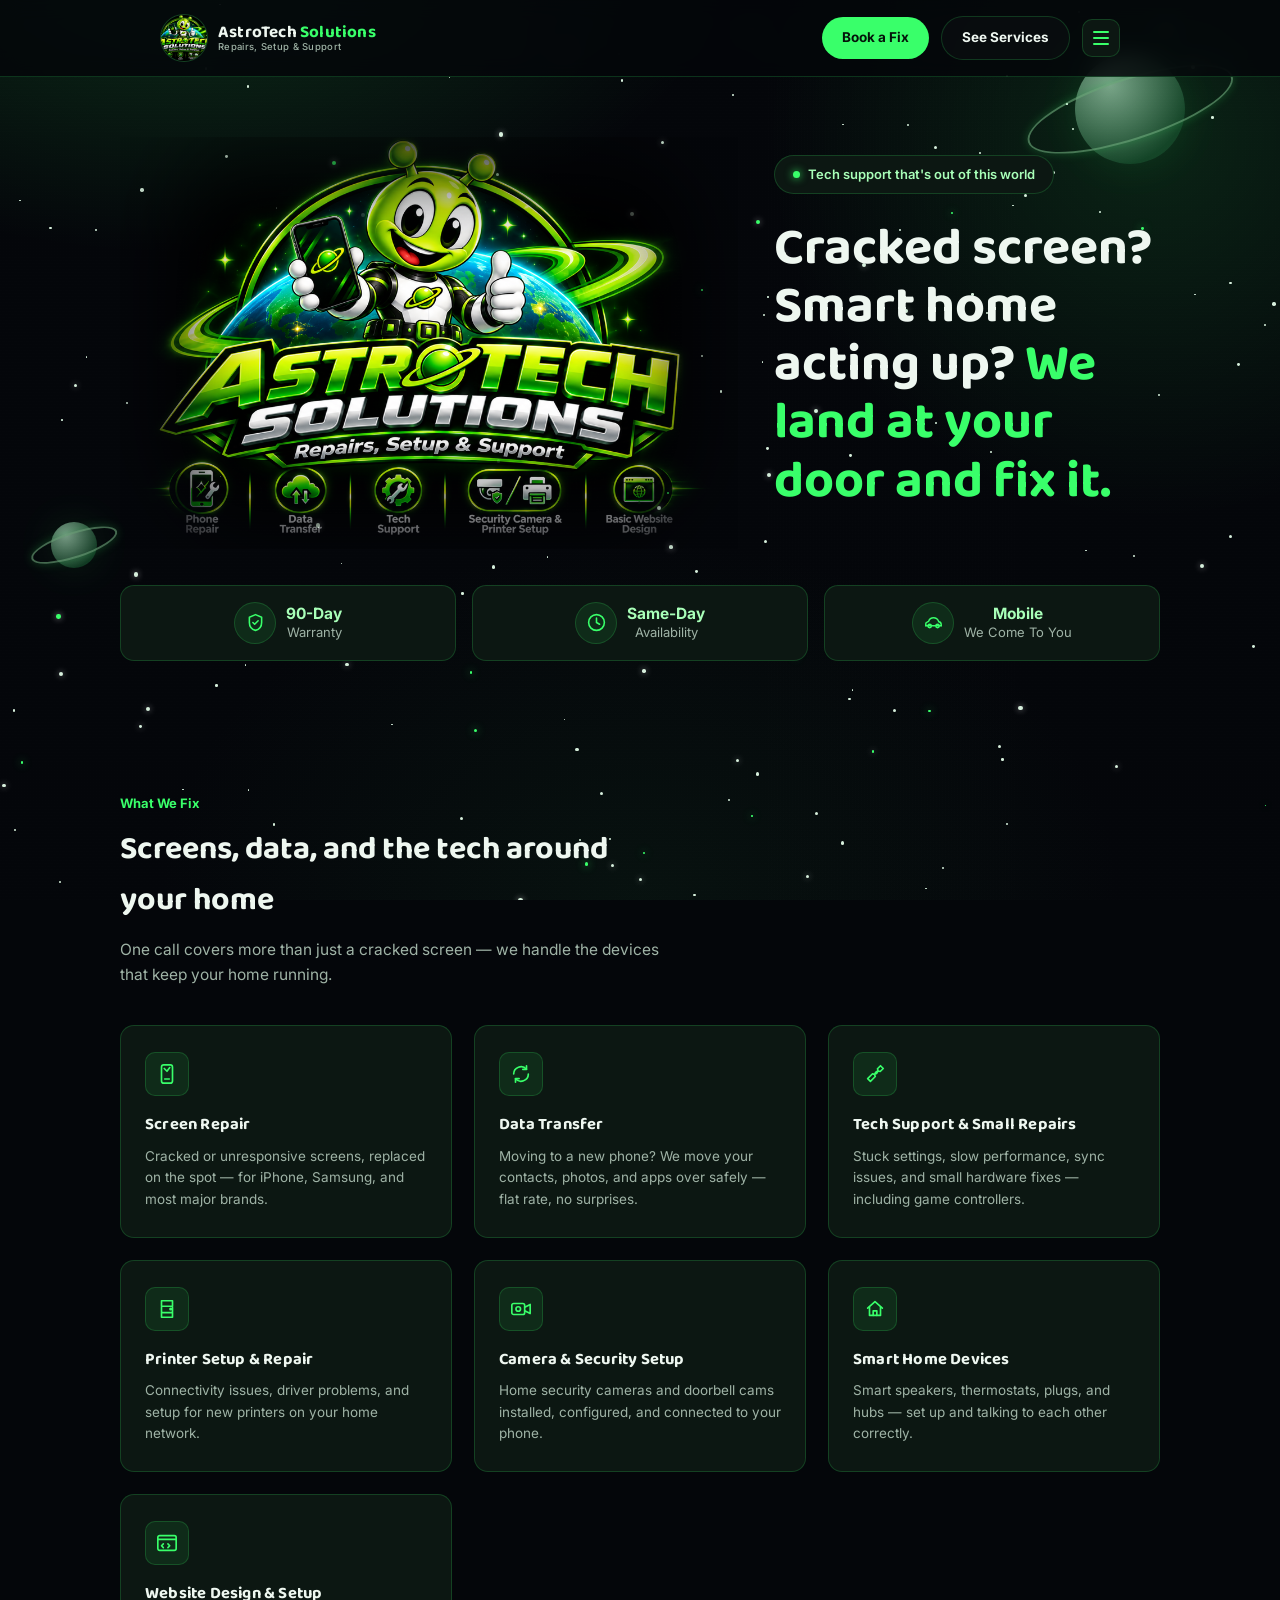
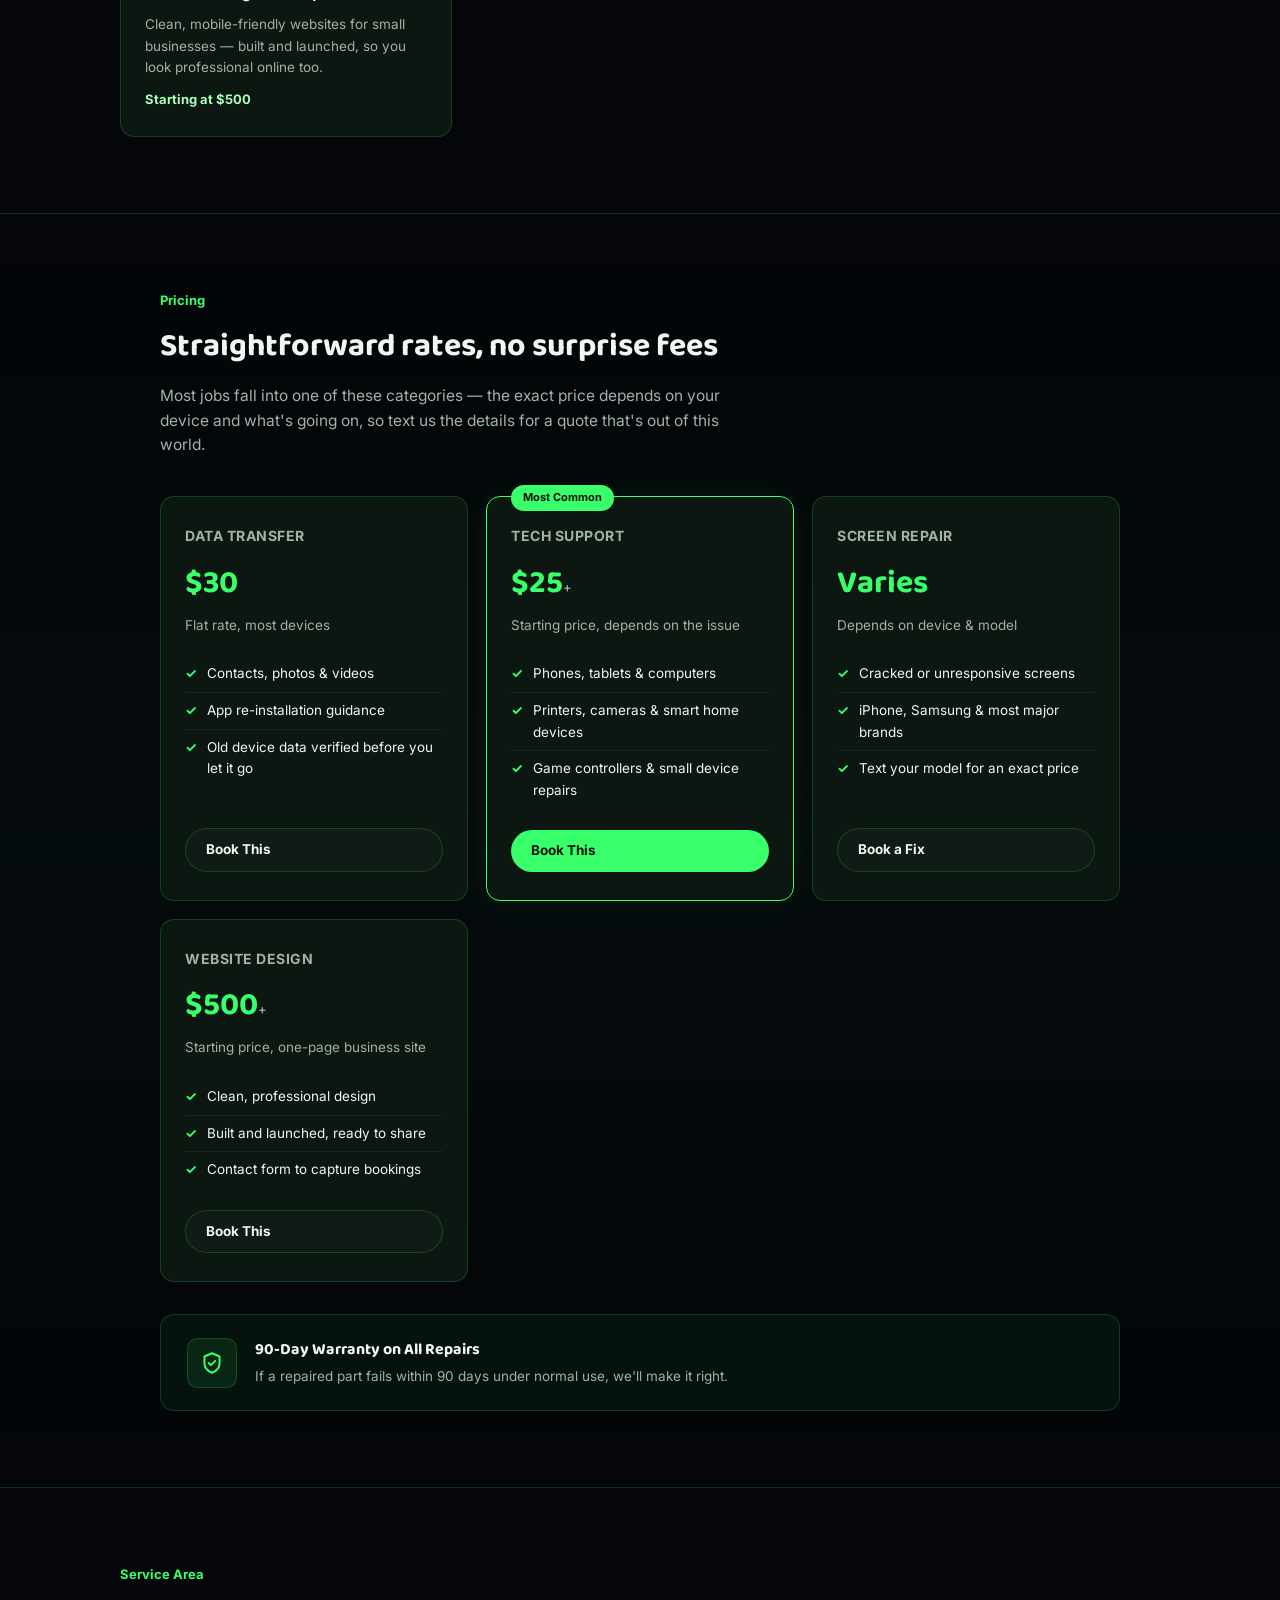
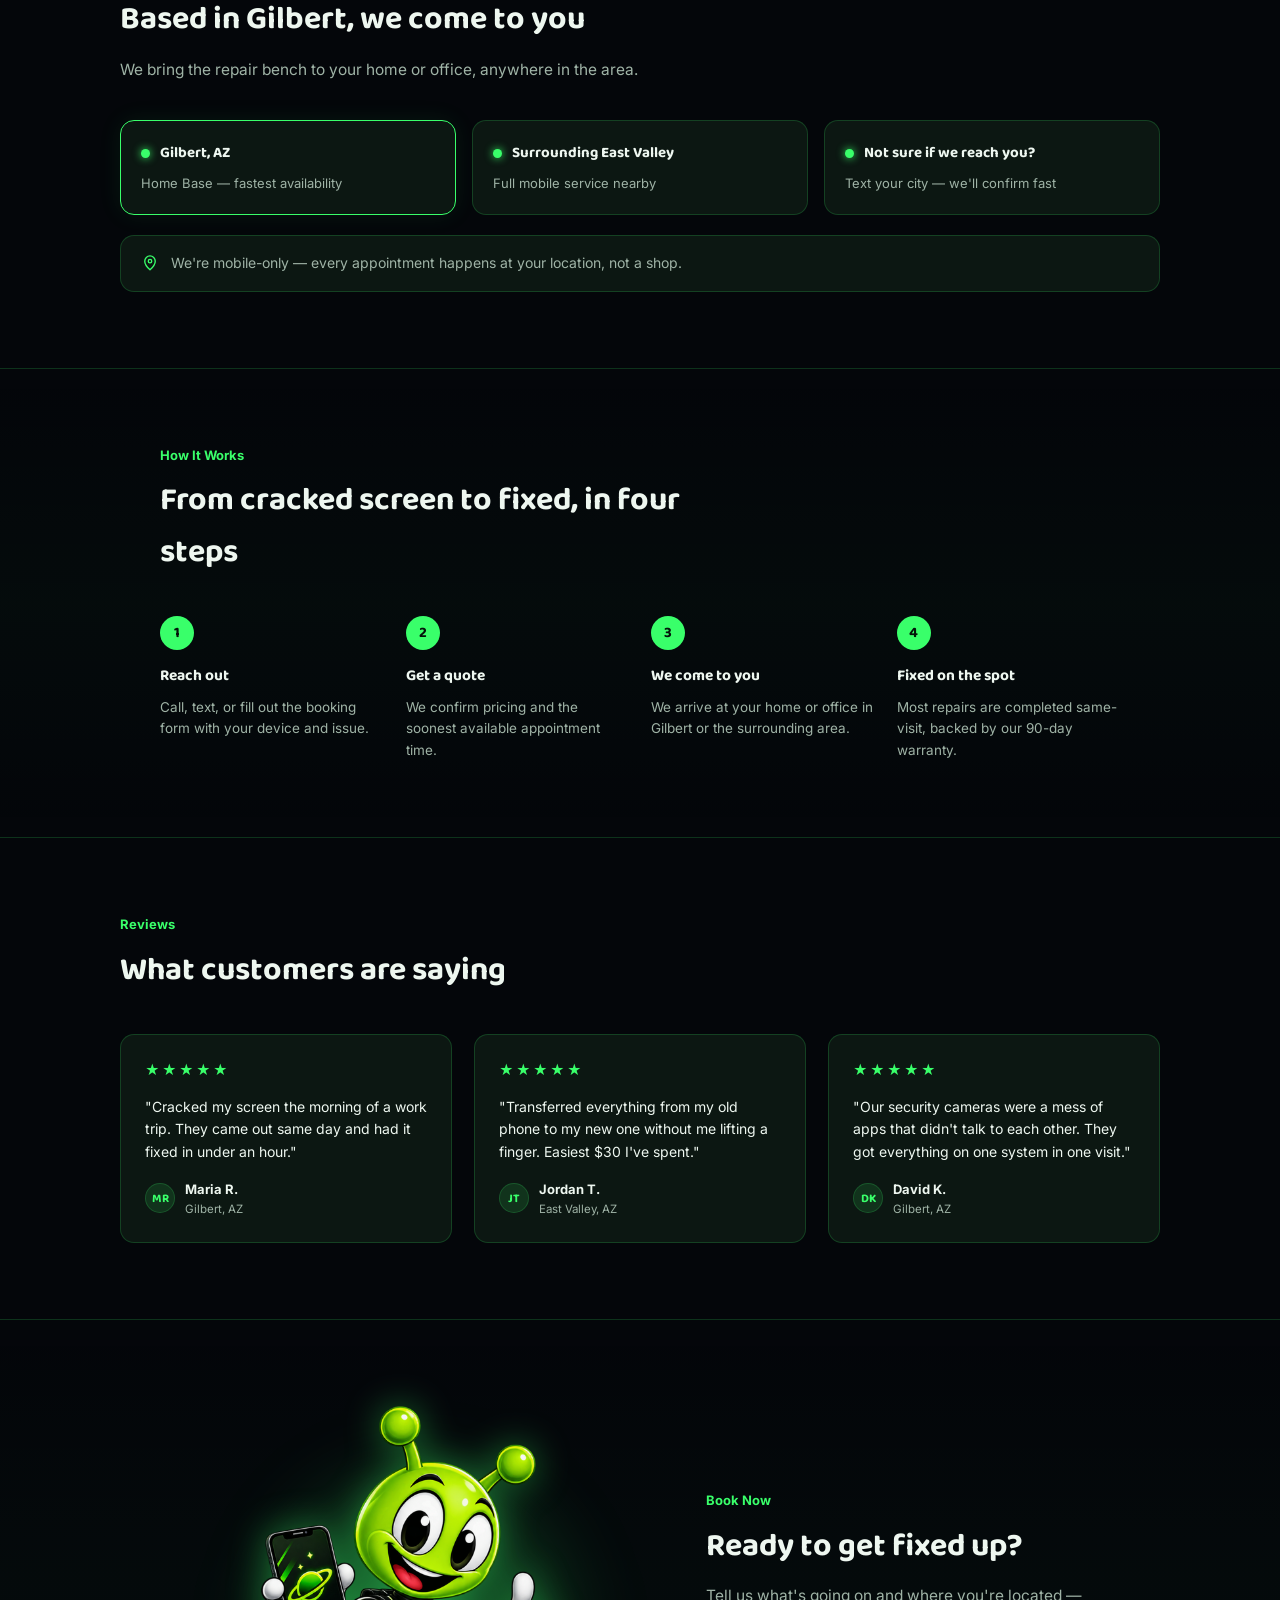
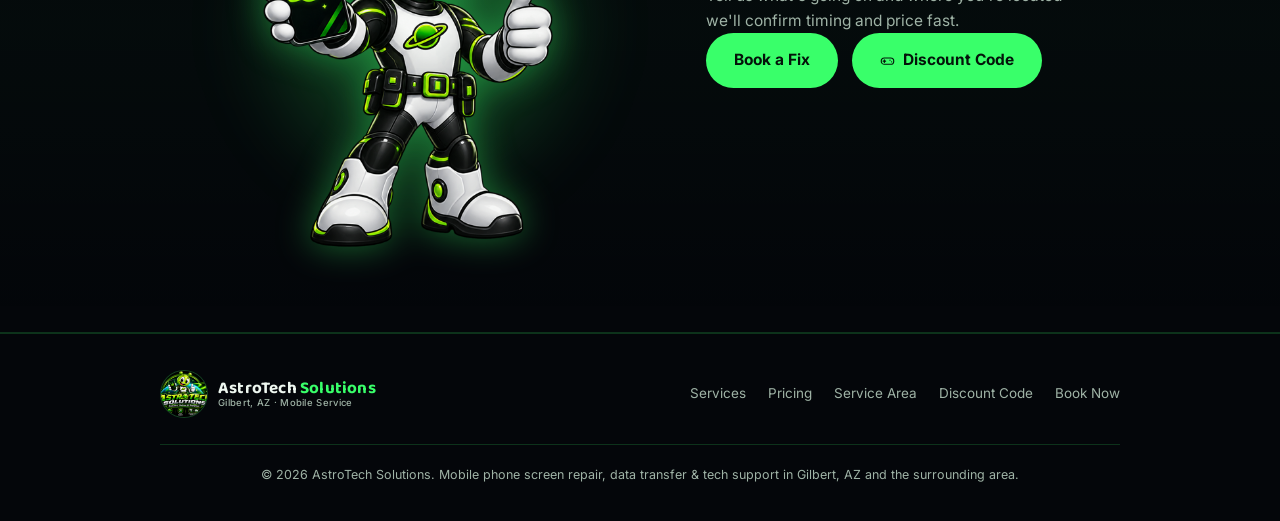
<file: index.html>
<!DOCTYPE html>
<html lang="en">
<head>
<meta charset="UTF-8">
<meta name="viewport" content="width=device-width, initial-scale=1.0">
<meta name="color-scheme" content="dark">
<title>AstroTech Solutions | Mobile Screen Repair & Tech Support — Gilbert, AZ</title>
<meta name="description" content="Mobile phone screen repair, data transfer, and home tech support in Gilbert, AZ and the surrounding East Valley. We come to you.">
<link rel="preconnect" href="https://fonts.googleapis.com">
<link href="https://fonts.googleapis.com/css2?family=Baloo+2:wght@500;600;700;800&family=Inter:wght@400;500;600;700;800&display=swap" rel="stylesheet">
<link rel="stylesheet" href="style.css?v=24">
</head>
<body>

<div id="starfield"></div>

<header>
  <div class="header-inner">
    <a href="#top" class="brand-mark">
      <div class="logo-slot">
        <img src="logo.png?v=2" alt="AstroTech Solutions logo">
      </div>
      <div class="brand">AstroTech <span>Solutions</span>
        <small>Repairs, Setup &amp; Support</small>
      </div>
    </a>
    <div class="header-actions">
      <a href="book.html" class="btn btn-primary btn-pill">Book a Fix</a>
      <a href="#services" class="btn btn-ghost btn-pill header-services-btn">See Services</a>
      <button class="menu-btn" id="menuBtn" aria-label="Open menu" aria-expanded="false">
        <span></span><span></span><span></span>
      </button>
    </div>
  </div>
</header>

<div class="nav-overlay" id="navOverlay"></div>
<nav class="nav-panel" id="navPanel">
  <a href="#top"><svg class="navIcon" viewBox="0 0 24 24" fill="none" stroke="#39ff6a" stroke-width="1.8" stroke-linecap="round" stroke-linejoin="round"><path d="M4 11.5L12 4l8 7.5"/><path d="M6 10.5V19a1 1 0 0 0 1 1h3v-5h4v5h3a1 1 0 0 0 1-1v-8.5"/></svg> Home Base</a>
  <a href="#services"><svg class="navIcon" viewBox="0 0 24 24" fill="none" stroke="#39ff6a" stroke-width="1.8" stroke-linecap="round" stroke-linejoin="round"><path d="M14.7 6.3a4 4 0 0 1-5.4 5.4L4 17l3 3 5.3-5.3a4 4 0 0 1 5.4-5.4L21 6l-3-3-3.3 3.3z"/></svg> Services</a>
  <a href="#pricing"><svg class="navIcon" viewBox="0 0 24 24" fill="none" stroke="#39ff6a" stroke-width="1.8" stroke-linecap="round" stroke-linejoin="round"><path d="M12.6 2.6L21 11l-9 9-8.4-8.4V3.2z"/><circle cx="7" cy="7" r="1.4" fill="#39ff6a" stroke="none"/></svg> Pricing</a>
  <a href="#area"><svg class="navIcon" viewBox="0 0 24 24" fill="none" stroke="#39ff6a" stroke-width="1.8" stroke-linecap="round" stroke-linejoin="round"><path d="M12 22s7-7.5 7-12a7 7 0 1 0-14 0c0 4.5 7 12 7 12z"/><circle cx="12" cy="10" r="2.4"/></svg> Service Area</a>
  <a href="#reviews"><svg class="navIcon" viewBox="0 0 24 24" fill="none" stroke="#39ff6a" stroke-width="1.8" stroke-linecap="round" stroke-linejoin="round"><path d="M12 3l2.6 5.6 6.1.6-4.6 4.1 1.3 6-5.4-3.2-5.4 3.2 1.3-6-4.6-4.1 6.1-.6z"/></svg> Reviews</a>
  <a href="game/index.html"><svg class="navIcon" viewBox="0 0 24 24" fill="none" stroke="#39ff6a" stroke-width="1.8" stroke-linecap="round" stroke-linejoin="round"><rect x="2" y="8" width="20" height="10" rx="5"/><path d="M7 11v4M5 13h4"/><circle cx="16" cy="11.5" r="1" fill="#39ff6a" stroke="none"/><circle cx="18.5" cy="14" r="1" fill="#39ff6a" stroke="none"/></svg> Discount Code</a>
  <a href="book.html"><svg class="navIcon" viewBox="0 0 24 24" fill="none" stroke="#39ff6a" stroke-width="1.8" stroke-linecap="round" stroke-linejoin="round"><rect x="3" y="5" width="18" height="16" rx="2"/><path d="M8 3v4M16 3v4M3 10h18"/></svg> Book Now</a>
  <a href="tel:4809305278" class="panel-call"><svg class="navIcon" viewBox="0 0 24 24" fill="none" stroke="#39ff6a" stroke-width="1.8" stroke-linecap="round" stroke-linejoin="round"><path d="M4 5c0 8.3 6.7 15 15 15l3-4-5-3-2 2c-2.5-1-4.5-3-5.5-5.5l2-2-3-5z"/></svg> Call (480) 930-5278</a>
</nav>

<main id="top">

  <!-- HERO -->
  <section class="hero wrap">
    <div class="hero-top">
      <div class="hero-visual">
        <img src="logo-blend.png" alt="AstroTech Solutions" class="hero-logo-img">
      </div>
      <div class="hero-headline">
        <div class="hero-tag"><span class="pulse"></span> Tech support that's out of this world</div>
        <h1>Cracked screen? Smart home acting up? <span class="accent">We land at your door and fix it.</span></h1>
      </div>
    </div>
    <div class="hero-bottom">
      <div class="hero-features">
        <div class="hero-feature">
          <div class="hero-feature-icon"><svg viewBox="0 0 24 24" fill="none" stroke="#39ff6a" stroke-width="1.8" stroke-linecap="round" stroke-linejoin="round"><path d="M9 12l2 2 4-4"/><path d="M12 3l7 3v6c0 4.5-3 8-7 9-4-1-7-4.5-7-9V6l7-3z"/></svg></div>
          <div class="hero-feature-text"><b>90-Day</b><span>Warranty</span></div>
        </div>
        <div class="hero-feature">
          <div class="hero-feature-icon"><svg viewBox="0 0 24 24" fill="none" stroke="#39ff6a" stroke-width="1.8" stroke-linecap="round" stroke-linejoin="round"><circle cx="12" cy="12" r="9"/><path d="M12 7v5l3.5 2"/></svg></div>
          <div class="hero-feature-text"><b>Same-Day</b><span>Availability</span></div>
        </div>
        <div class="hero-feature">
          <div class="hero-feature-icon"><svg viewBox="0 0 24 24" fill="none" stroke="#39ff6a" stroke-width="1.7" stroke-linecap="round" stroke-linejoin="round"><path d="M3.2 15.8v-2.4c0-.7.3-1.3 1-1.6l2.2-1.1c.8-2.5 3.1-4.2 5.7-4.2 2.5 0 4.7 1.5 5.6 3.8l.3.8c1.6.2 2.8 1.6 2.8 3.2v1.5"/><path d="M3.2 15.8h17.6"/><circle cx="7.6" cy="16" r="1.9"/><circle cx="16.6" cy="16" r="1.9"/></svg></div>
          <div class="hero-feature-text"><b>Mobile</b><span>We Come To You</span></div>
        </div>
      </div>
    </div>
  </section>

  <!-- SERVICES -->
  <section id="services" class="pad wrap">
    <div class="section-head">
      <div class="tag">What We Fix</div>
      <h2>Screens, data, and the tech around your home</h2>
      <p>One call covers more than just a cracked screen — we handle the devices that keep your home running.</p>
    </div>
    <div class="service-grid">
      <div class="service-card">
        <div class="icon-box">
          <svg viewBox="0 0 24 24" fill="none" stroke="#39ff6a" stroke-width="1.8" stroke-linecap="round" stroke-linejoin="round"><rect x="6" y="2" width="12" height="20" rx="2.5"/><path d="M9 6l3 3 3-4"/><path d="M9.5 17.5h5"/></svg>
        </div>
        <h3>Screen Repair</h3>
        <p>Cracked or unresponsive screens, replaced on the spot — for iPhone, Samsung, and most major brands.</p>
      </div>
      <div class="service-card">
        <div class="icon-box">
          <svg viewBox="0 0 24 24" fill="none" stroke="#39ff6a" stroke-width="1.8" stroke-linecap="round" stroke-linejoin="round"><path d="M4 12a8 8 0 0 1 14-5.2M20 12a8 8 0 0 1-14 5.2"/><path d="M18 3v4h-4M6 21v-4h4"/></svg>
        </div>
        <h3>Data Transfer</h3>
        <p>Moving to a new phone? We move your contacts, photos, and apps over safely — flat rate, no surprises.</p>
      </div>
      <div class="service-card">
        <div class="icon-box">
          <svg viewBox="0 0 24 24" fill="none" stroke="#39ff6a" stroke-width="1.8" stroke-linecap="round" stroke-linejoin="round"><path d="M14.7 6.3a4 4 0 0 1-5.4 5.4L4 17l3 3 5.3-5.3a4 4 0 0 1 5.4-5.4L21 6l-3-3-3.3 3.3z"/></svg>
        </div>
        <h3>Tech Support &amp; Small Repairs</h3>
        <p>Stuck settings, slow performance, sync issues, and small hardware fixes — including game controllers.</p>
      </div>
      <div class="service-card">
        <div class="icon-box">
          <svg viewBox="0 0 24 24" fill="none" stroke="#39ff6a" stroke-width="1.8" stroke-linecap="round" stroke-linejoin="round"><path d="M6 9V3h12v6"/><rect x="6" y="9" width="12" height="7" rx="1"/><path d="M6 16v5h12v-5"/><circle cx="16" cy="12" r="0.8" fill="#39ff6a"/></svg>
        </div>
        <h3>Printer Setup &amp; Repair</h3>
        <p>Connectivity issues, driver problems, and setup for new printers on your home network.</p>
      </div>
      <div class="service-card">
        <div class="icon-box">
          <svg viewBox="0 0 24 24" fill="none" stroke="#39ff6a" stroke-width="1.8" stroke-linecap="round" stroke-linejoin="round"><rect x="2" y="6" width="14" height="12" rx="2"/><path d="M16 10l6-3v10l-6-3"/><circle cx="9" cy="12" r="2.5"/></svg>
        </div>
        <h3>Camera &amp; Security Setup</h3>
        <p>Home security cameras and doorbell cams installed, configured, and connected to your phone.</p>
      </div>
      <div class="service-card">
        <div class="icon-box">
          <svg viewBox="0 0 24 24" fill="none" stroke="#39ff6a" stroke-width="1.8" stroke-linecap="round" stroke-linejoin="round"><path d="M4 11l8-7 8 7"/><path d="M6 10v9h12v-9"/><path d="M10 19v-5h4v5"/></svg>
        </div>
        <h3>Smart Home Devices</h3>
        <p>Smart speakers, thermostats, plugs, and hubs — set up and talking to each other correctly.</p>
      </div>
      <div class="service-card">
        <div class="icon-box">
          <svg viewBox="0 0 24 24" fill="none" stroke="#39ff6a" stroke-width="1.8" stroke-linecap="round" stroke-linejoin="round"><rect x="2" y="4" width="20" height="16" rx="2"/><path d="M2 8h20"/><path d="M8 13l-2 2 2 2"/><path d="M13 13l2 2-2 2"/></svg>
        </div>
        <h3>Website Design &amp; Setup</h3>
        <p>Clean, mobile-friendly websites for small businesses — built and launched, so you look professional online too.</p>
        <p class="price">Starting at $500</p>
      </div>
    </div>
  </section>

  <!-- PRICING -->
  <section id="pricing" class="pad alt">
    <div class="wrap">
      <div class="section-head">
        <div class="tag">Pricing</div>
        <h2>Straightforward rates, no surprise fees</h2>
        <p>Most jobs fall into one of these categories — the exact price depends on your device and what's going on, so text us the details for a quote that's out of this world.</p>
      </div>
      <div class="pricing-grid">
        <div class="price-card">
          <h3>Data Transfer</h3>
          <div class="amount">$30</div>
          <p class="note">Flat rate, most devices</p>
          <ul>
            <li>Contacts, photos &amp; videos</li>
            <li>App re-installation guidance</li>
            <li>Old device data verified before you let it go</li>
          </ul>
          <a href="book.html" class="btn btn-ghost btn-pill">Book This</a>
        </div>
        <div class="price-card featured">
          <span class="badge">Most Common</span>
          <h3>Tech Support</h3>
          <div class="amount">$25<small>+</small></div>
          <p class="note">Starting price, depends on the issue</p>
          <ul>
            <li>Phones, tablets &amp; computers</li>
            <li>Printers, cameras &amp; smart home devices</li>
            <li>Game controllers &amp; small device repairs</li>
          </ul>
          <a href="book.html" class="btn btn-primary btn-pill">Book This</a>
        </div>
        <div class="price-card">
          <h3>Screen Repair</h3>
          <div class="amount">Varies</div>
          <p class="note">Depends on device &amp; model</p>
          <ul>
            <li>Cracked or unresponsive screens</li>
            <li>iPhone, Samsung &amp; most major brands</li>
            <li>Text your model for an exact price</li>
          </ul>
          <a href="book.html" class="btn btn-ghost btn-pill">Book a Fix</a>
        </div>
        <div class="price-card">
          <h3>Website Design</h3>
          <div class="amount">$500<small>+</small></div>
          <p class="note">Starting price, one-page business site</p>
          <ul>
            <li>Clean, professional design</li>
            <li>Built and launched, ready to share</li>
            <li>Contact form to capture bookings</li>
          </ul>
          <a href="book.html" class="btn btn-ghost btn-pill">Book This</a>
        </div>
      </div>
      <div class="warranty-strip">
        <div class="icon-box">
          <svg viewBox="0 0 24 24" fill="none" stroke="#39ff6a" stroke-width="1.8" stroke-linecap="round" stroke-linejoin="round"><path d="M12 3l7 3v6c0 4.5-3 7.5-7 9-4-1.5-7-4.5-7-9V6l7-3z"/><path d="M9 12l2 2 4-4"/></svg>
        </div>
        <div>
          <h4>90-Day Warranty on All Repairs</h4>
          <p>If a repaired part fails within 90 days under normal use, we'll make it right.</p>
        </div>
      </div>
    </div>
  </section>

  <!-- SERVICE AREA -->
  <section id="area" class="pad wrap">
    <div class="section-head">
      <div class="tag">Service Area</div>
      <h2>Based in Gilbert, we come to you</h2>
      <p>We bring the repair bench to your home or office, anywhere in the area.</p>
    </div>
    <div class="area-list">
      <div class="area-item hq">
        <div class="dot-row"><div class="dot"></div><strong>Gilbert, AZ</strong></div>
        <span>Home Base — fastest availability</span>
      </div>
      <div class="area-item">
        <div class="dot-row"><div class="dot"></div><strong>Surrounding East Valley</strong></div>
        <span>Full mobile service nearby</span>
      </div>
      <div class="area-item">
        <div class="dot-row"><div class="dot"></div><strong>Not sure if we reach you?</strong></div>
        <span>Text your city — we'll confirm fast</span>
      </div>
    </div>
    <div class="area-note">
      <svg width="18" height="18" viewBox="0 0 24 24" fill="none" stroke="#39ff6a" stroke-width="1.8" stroke-linecap="round" stroke-linejoin="round"><path d="M12 21s-7-6.2-7-11.5A7 7 0 0 1 19 9.5C19 14.8 12 21 12 21z"/><circle cx="12" cy="9.5" r="2.3"/></svg>
      We're mobile-only — every appointment happens at your location, not a shop.
    </div>
  </section>

  <!-- HOW IT WORKS -->
  <section class="pad alt">
    <div class="wrap">
      <div class="section-head">
        <div class="tag">How It Works</div>
        <h2>From cracked screen to fixed, in four steps</h2>
      </div>
      <div class="steps">
        <div class="step">
          <div class="num">1</div>
          <h3>Reach out</h3>
          <p>Call, text, or fill out the booking form with your device and issue.</p>
        </div>
        <div class="step">
          <div class="num">2</div>
          <h3>Get a quote</h3>
          <p>We confirm pricing and the soonest available appointment time.</p>
        </div>
        <div class="step">
          <div class="num">3</div>
          <h3>We come to you</h3>
          <p>We arrive at your home or office in Gilbert or the surrounding area.</p>
        </div>
        <div class="step">
          <div class="num">4</div>
          <h3>Fixed on the spot</h3>
          <p>Most repairs are completed same-visit, backed by our 90-day warranty.</p>
        </div>
      </div>
    </div>
  </section>

  <!-- REVIEWS -->
  <section id="reviews" class="pad wrap">
    <div class="section-head">
      <div class="tag">Reviews</div>
      <h2>What customers are saying</h2>
    </div>
    <div class="review-grid">
      <div class="review-card">
        <div class="stars">★★★★★</div>
        <p class="quote">"Cracked my screen the morning of a work trip. They came out same day and had it fixed in under an hour."</p>
        <div class="review-author">
          <div class="review-avatar">MR</div>
          <div class="review-author-text"><b>Maria R.</b><span>Gilbert, AZ</span></div>
        </div>
      </div>
      <div class="review-card">
        <div class="stars">★★★★★</div>
        <p class="quote">"Transferred everything from my old phone to my new one without me lifting a finger. Easiest $30 I've spent."</p>
        <div class="review-author">
          <div class="review-avatar">JT</div>
          <div class="review-author-text"><b>Jordan T.</b><span>East Valley, AZ</span></div>
        </div>
      </div>
      <div class="review-card">
        <div class="stars">★★★★★</div>
        <p class="quote">"Our security cameras were a mess of apps that didn't talk to each other. They got everything on one system in one visit."</p>
        <div class="review-author">
          <div class="review-avatar">DK</div>
          <div class="review-author-text"><b>David K.</b><span>Gilbert, AZ</span></div>
        </div>
      </div>
    </div>
  </section>

  <!-- BOOKING CTA -->
  <section id="book-cta" class="pad alt">
    <div class="wrap">
      <div class="cta-grid">
        <div class="cta-mascot-wrap">
          <img src="mascot.png" alt="AstroTech Solutions mascot" class="cta-mascot-img">
        </div>
        <div class="section-head cta-text">
          <div class="tag">Book Now</div>
          <h2>Ready to get fixed up?</h2>
          <p>Tell us what's going on and where you're located — we'll confirm timing and price fast.</p>
          <div class="hero-actions">
            <a href="book.html" class="btn btn-primary btn-lg">Book a Fix</a>
            <a href="game/index.html" class="btn btn-primary btn-lg"><svg class="navIcon" viewBox="0 0 24 24" fill="none" stroke="currentColor" stroke-width="1.8" stroke-linecap="round" stroke-linejoin="round"><rect x="2" y="8" width="20" height="10" rx="5"/><path d="M7 11v4M5 13h4"/><circle cx="16" cy="11.5" r="1" fill="currentColor" stroke="none"/><circle cx="18.5" cy="14" r="1" fill="currentColor" stroke="none"/></svg> Discount Code</a>
          </div>
        </div>
      </div>
    </div>
  </section>

</main>

<footer>
  <div class="wrap">
    <div class="footer-inner">
      <div class="brand-mark">
        <div class="logo-slot">
          <img src="logo.png?v=2" alt="AstroTech Solutions logo">
        </div>
        <div class="brand">AstroTech <span>Solutions</span>
          <small>Gilbert, AZ &middot; Mobile Service</small>
        </div>
      </div>
      <div class="footer-links">
        <a href="#services">Services</a>
        <a href="#pricing">Pricing</a>
        <a href="#area">Service Area</a>
        <a href="game/index.html">Discount Code</a>
        <a href="book.html">Book Now</a>
      </div>
    </div>
    <div class="footer-copy">© 2026 AstroTech Solutions. Mobile phone screen repair, data transfer &amp; tech support in Gilbert, AZ and the surrounding area.</div>
  </div>
</footer>

<script src="script.js?v=7"></script>

</body>
</html>
</file>
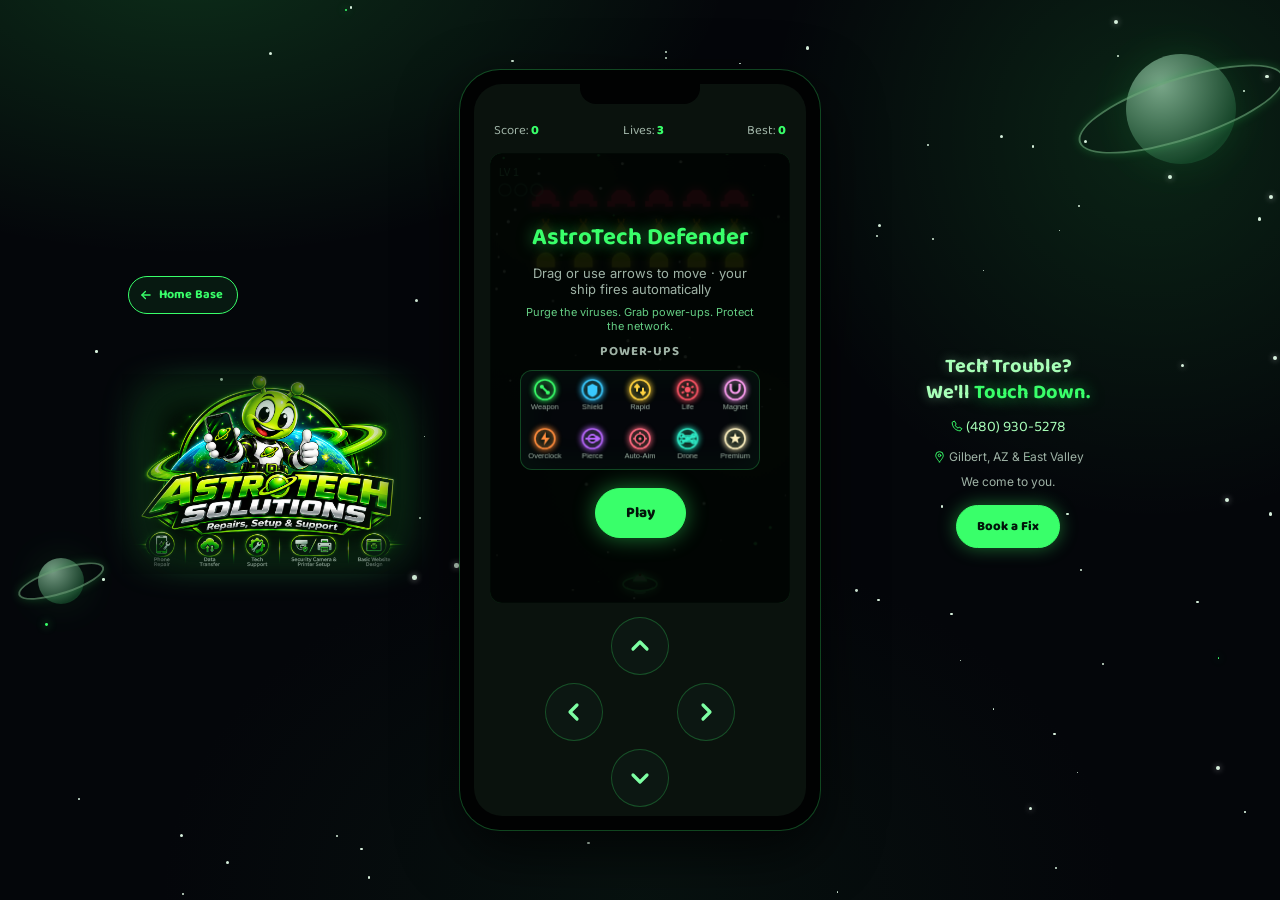
<file: game/index.html>
<!DOCTYPE html>
<html lang="en">
<head>
<meta charset="UTF-8" />
<meta name="viewport" content="width=device-width, initial-scale=1.0, maximum-scale=1.0, user-scalable=no" />
<title>AstroTech Defender</title>
<link rel="preconnect" href="https://fonts.googleapis.com" />
<link rel="preconnect" href="https://fonts.gstatic.com" crossorigin />
<link href="https://fonts.googleapis.com/css2?family=Baloo+2:wght@600;800&family=Inter:wght@400;600&display=swap" rel="stylesheet" />
<link rel="stylesheet" href="style.css?v=12" />
</head>
<body>
  <div id="starfield"></div>
  <div class="page">

    <aside class="sidePanel brandPanel">
      <a class="homeBaseBtn" href="../index.html">
        <svg class="homeBaseIcon" viewBox="0 0 24 24" fill="none" stroke="currentColor" stroke-width="2.2" stroke-linecap="round" stroke-linejoin="round"><path d="M19 12H5"/><path d="M11 18l-6-6 6-6"/></svg>
        Home Base
      </a>
      <img class="sideLogo" src="assets/astrotech-logo.png?v=3" alt="AstroTech Solutions" />
    </aside>

    <div class="phone">
      <div class="notch"></div>
      <div class="screen">
        <header class="topbar">
          <div class="score">Score: <span id="score">0</span></div>
          <div class="lives">Lives: <span id="lives">3</span></div>
          <div class="best">Best: <span id="best">0</span></div>
        </header>

        <div class="board-wrap">
          <canvas id="board" width="300" height="450"></canvas>

          <div id="startOverlay" class="overlay">
            <h1>AstroTech Defender</h1>
            <p>Drag or use arrows to move &middot; your ship fires automatically</p>
            <p class="sub">Purge the viruses. Grab power-ups. Protect the network.</p>
            <p class="legendLabel">Power-Ups</p>
            <canvas id="legendCanvas" width="240" height="100"></canvas>
            <button id="startBtn">Play</button>
          </div>

          <div id="gameOverOverlay" class="overlay hidden">
            <h1>Signal Lost</h1>
            <p id="finalScore">Score: 0</p>
            <div class="discountBox">
              <p class="discountLabel">You earned a discount</p>
              <p class="discountCode">DISCOUNT CODE: SAVE$10</p>
              <p class="discountHint">Book online and add this code to the comments to save $10.</p>
            </div>
            <div class="gameOverActions">
              <button id="restartBtn">Play Again</button>
              <a class="ctaBtn" href="../book.html">Book Now</a>
            </div>
          </div>

          <div id="shopOverlay" class="overlay hidden">
            <h1>Upgrade!</h1>
            <p class="sub" id="shopCoins">Coins: 0</p>
            <div class="shopGrid" id="shopGrid"></div>
            <button id="shopSkipBtn" class="ghostBtn">Skip</button>
          </div>

          <div id="victoryOverlay" class="overlay hidden">
            <h1>Network Secured!</h1>
            <p id="victoryScore">Final Score: 0</p>
            <div class="discountBox">
              <p class="discountLabel">You beat the game — enjoy a bigger reward</p>
              <p class="discountCode">DISCOUNT CODE: SAVE$50</p>
              <p class="discountHint">Book online and add this code to the comments to save $50.</p>
            </div>
            <div class="gameOverActions">
              <button id="victoryRestartBtn">Play Again</button>
              <a class="ctaBtn" href="../book.html">Book Now</a>
            </div>
          </div>
        </div>

        <div class="dpad">
          <button class="dbtn up" data-dir="up" aria-label="Move up">
            <svg viewBox="0 0 24 24" fill="none" stroke="currentColor" stroke-width="3.2" stroke-linecap="round" stroke-linejoin="round"><path d="M5 15l7-7 7 7"/></svg>
          </button>
          <button class="dbtn left" data-dir="left" aria-label="Move left">
            <svg viewBox="0 0 24 24" fill="none" stroke="currentColor" stroke-width="3.2" stroke-linecap="round" stroke-linejoin="round"><path d="M15 5l-7 7 7 7"/></svg>
          </button>
          <button class="dbtn right" data-dir="right" aria-label="Move right">
            <svg viewBox="0 0 24 24" fill="none" stroke="currentColor" stroke-width="3.2" stroke-linecap="round" stroke-linejoin="round"><path d="M9 5l7 7-7 7"/></svg>
          </button>
          <button class="dbtn down" data-dir="down" aria-label="Move down">
            <svg viewBox="0 0 24 24" fill="none" stroke="currentColor" stroke-width="3.2" stroke-linecap="round" stroke-linejoin="round"><path d="M5 9l7 7 7-7"/></svg>
          </button>
        </div>
      </div>
    </div>

    <aside class="sidePanel contactPanel">
      <h2>Tech Trouble?<br />We'll <span class="ctaAccent">Touch Down.</span></h2>
      <a class="contactLink" href="tel:4809305278"><svg class="miniIcon" viewBox="0 0 24 24" fill="none" stroke="#39ff6a" stroke-width="1.8" stroke-linecap="round" stroke-linejoin="round"><path d="M4 5c0 8.3 6.7 15 15 15l3-4-5-3-2 2c-2.5-1-4.5-3-5.5-5.5l2-2-3-5z"/></svg> (480) 930-5278</a>
      <p class="contactLine"><svg class="miniIcon" viewBox="0 0 24 24" fill="none" stroke="#39ff6a" stroke-width="1.8" stroke-linecap="round" stroke-linejoin="round"><path d="M12 22s7-7.5 7-12a7 7 0 1 0-14 0c0 4.5 7 12 7 12z"/><circle cx="12" cy="10" r="2.4"/></svg> Gilbert, AZ &amp; East Valley</p>
      <p class="contactLine">We come to you.</p>
      <a class="ctaBtn" href="../book.html">Book a Fix</a>
    </aside>

  </div>

  <script src="script.js?v=14"></script>
</body>
</html>
</file>
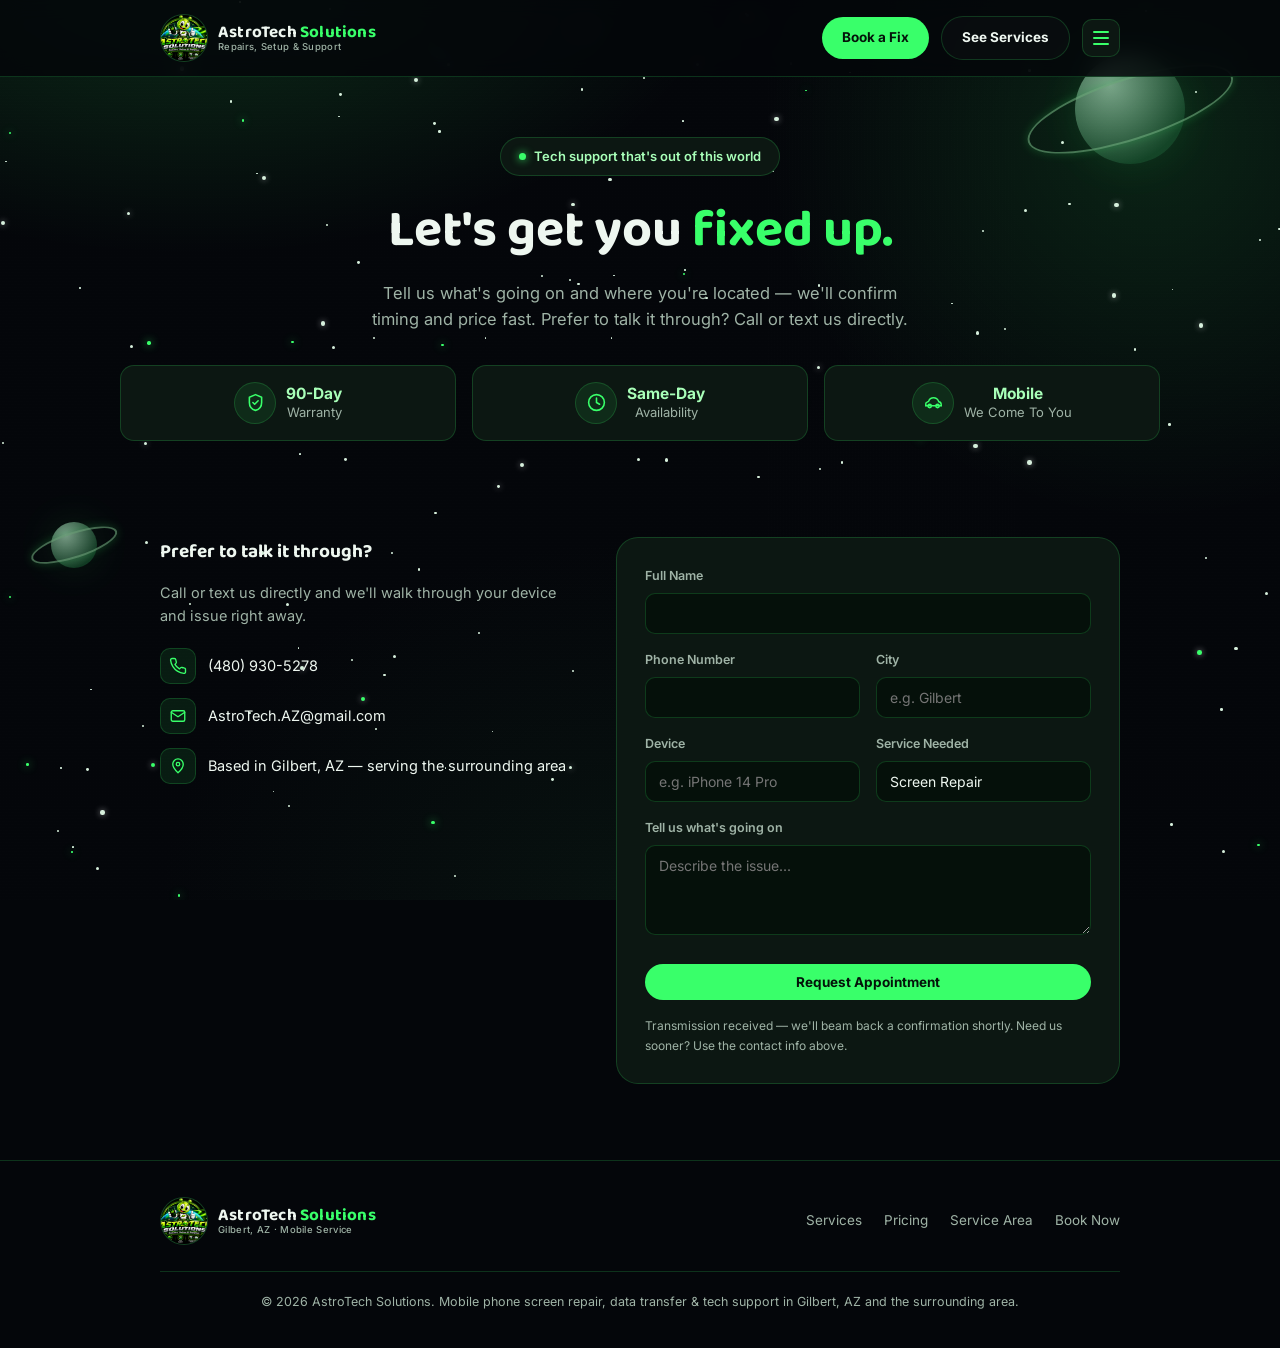
<file: book.html>
<!DOCTYPE html>
<html lang="en">
<head>
<meta charset="UTF-8">
<meta name="viewport" content="width=device-width, initial-scale=1.0">
<meta name="color-scheme" content="dark">
<title>Book a Fix | AstroTech Solutions — Gilbert, AZ</title>
<meta name="description" content="Request an appointment for mobile phone screen repair, data transfer, or home tech support in Gilbert, AZ and the surrounding East Valley. We come to you.">
<link rel="preconnect" href="https://fonts.googleapis.com">
<link href="https://fonts.googleapis.com/css2?family=Baloo+2:wght@500;600;700;800&family=Inter:wght@400;500;600;700;800&display=swap" rel="stylesheet">
<link rel="stylesheet" href="style.css?v=24">
</head>
<body>

<div id="starfield"></div>

<header>
  <div class="header-inner">
    <a href="index.html" class="brand-mark">
      <div class="logo-slot">
        <img src="logo.png?v=2" alt="AstroTech Solutions logo">
      </div>
      <div class="brand">AstroTech <span>Solutions</span>
        <small>Repairs, Setup &amp; Support</small>
      </div>
    </a>
    <div class="header-actions">
      <a href="#book" class="btn btn-primary btn-pill">Book a Fix</a>
      <a href="index.html#services" class="btn btn-ghost btn-pill header-services-btn">See Services</a>
      <button class="menu-btn" id="menuBtn" aria-label="Open menu" aria-expanded="false">
        <span></span><span></span><span></span>
      </button>
    </div>
  </div>
</header>

<div class="nav-overlay" id="navOverlay"></div>
<nav class="nav-panel" id="navPanel">
  <a href="index.html"><svg class="navIcon" viewBox="0 0 24 24" fill="none" stroke="#39ff6a" stroke-width="1.8" stroke-linecap="round" stroke-linejoin="round"><path d="M4 11.5L12 4l8 7.5"/><path d="M6 10.5V19a1 1 0 0 0 1 1h3v-5h4v5h3a1 1 0 0 0 1-1v-8.5"/></svg> Home Base</a>
  <a href="index.html#services"><svg class="navIcon" viewBox="0 0 24 24" fill="none" stroke="#39ff6a" stroke-width="1.8" stroke-linecap="round" stroke-linejoin="round"><path d="M14.7 6.3a4 4 0 0 1-5.4 5.4L4 17l3 3 5.3-5.3a4 4 0 0 1 5.4-5.4L21 6l-3-3-3.3 3.3z"/></svg> Services</a>
  <a href="index.html#pricing"><svg class="navIcon" viewBox="0 0 24 24" fill="none" stroke="#39ff6a" stroke-width="1.8" stroke-linecap="round" stroke-linejoin="round"><path d="M12.6 2.6L21 11l-9 9-8.4-8.4V3.2z"/><circle cx="7" cy="7" r="1.4" fill="#39ff6a" stroke="none"/></svg> Pricing</a>
  <a href="index.html#area"><svg class="navIcon" viewBox="0 0 24 24" fill="none" stroke="#39ff6a" stroke-width="1.8" stroke-linecap="round" stroke-linejoin="round"><path d="M12 22s7-7.5 7-12a7 7 0 1 0-14 0c0 4.5 7 12 7 12z"/><circle cx="12" cy="10" r="2.4"/></svg> Service Area</a>
  <a href="index.html#reviews"><svg class="navIcon" viewBox="0 0 24 24" fill="none" stroke="#39ff6a" stroke-width="1.8" stroke-linecap="round" stroke-linejoin="round"><path d="M12 3l2.6 5.6 6.1.6-4.6 4.1 1.3 6-5.4-3.2-5.4 3.2 1.3-6-4.6-4.1 6.1-.6z"/></svg> Reviews</a>
  <a href="game/index.html"><svg class="navIcon" viewBox="0 0 24 24" fill="none" stroke="#39ff6a" stroke-width="1.8" stroke-linecap="round" stroke-linejoin="round"><rect x="2" y="8" width="20" height="10" rx="5"/><path d="M7 11v4M5 13h4"/><circle cx="16" cy="11.5" r="1" fill="#39ff6a" stroke="none"/><circle cx="18.5" cy="14" r="1" fill="#39ff6a" stroke="none"/></svg> Discount Code</a>
  <a href="#book"><svg class="navIcon" viewBox="0 0 24 24" fill="none" stroke="#39ff6a" stroke-width="1.8" stroke-linecap="round" stroke-linejoin="round"><rect x="3" y="5" width="18" height="16" rx="2"/><path d="M8 3v4M16 3v4M3 10h18"/></svg> Book Now</a>
  <a href="tel:4809305278" class="panel-call"><svg class="navIcon" viewBox="0 0 24 24" fill="none" stroke="#39ff6a" stroke-width="1.8" stroke-linecap="round" stroke-linejoin="round"><path d="M4 5c0 8.3 6.7 15 15 15l3-4-5-3-2 2c-2.5-1-4.5-3-5.5-5.5l2-2-3-5z"/></svg> Call (480) 930-5278</a>
</nav>

<main id="top">

  <!-- PAGE INTRO -->
  <section class="hero wrap" style="padding-bottom: 20px;">
    <div class="hero-tag"><span class="pulse"></span> Tech support that's out of this world</div>
    <h1>Let's get you <span class="accent">fixed up.</span></h1>
    <p class="lede">Tell us what's going on and where you're located — we'll confirm timing and price fast. Prefer to talk it through? Call or text us directly.</p>
    <div class="hero-features">
      <div class="hero-feature">
        <div class="hero-feature-icon"><svg viewBox="0 0 24 24" fill="none" stroke="#39ff6a" stroke-width="1.8" stroke-linecap="round" stroke-linejoin="round"><path d="M9 12l2 2 4-4"/><path d="M12 3l7 3v6c0 4.5-3 8-7 9-4-1-7-4.5-7-9V6l7-3z"/></svg></div>
        <div class="hero-feature-text"><b>90-Day</b><span>Warranty</span></div>
      </div>
      <div class="hero-feature">
        <div class="hero-feature-icon"><svg viewBox="0 0 24 24" fill="none" stroke="#39ff6a" stroke-width="1.8" stroke-linecap="round" stroke-linejoin="round"><circle cx="12" cy="12" r="9"/><path d="M12 7v5l3.5 2"/></svg></div>
        <div class="hero-feature-text"><b>Same-Day</b><span>Availability</span></div>
      </div>
      <div class="hero-feature">
        <div class="hero-feature-icon"><svg viewBox="0 0 24 24" fill="none" stroke="#39ff6a" stroke-width="1.7" stroke-linecap="round" stroke-linejoin="round"><path d="M3.2 15.8v-2.4c0-.7.3-1.3 1-1.6l2.2-1.1c.8-2.5 3.1-4.2 5.7-4.2 2.5 0 4.7 1.5 5.6 3.8l.3.8c1.6.2 2.8 1.6 2.8 3.2v1.5"/><path d="M3.2 15.8h17.6"/><circle cx="7.6" cy="16" r="1.9"/><circle cx="16.6" cy="16" r="1.9"/></svg></div>
        <div class="hero-feature-text"><b>Mobile</b><span>We Come To You</span></div>
      </div>
    </div>
  </section>

  <!-- BOOKING -->
  <section id="book" class="pad">
    <div class="wrap">
      <div class="booking-wrap">
        <div class="booking-info">
          <h3>Prefer to talk it through?</h3>
          <p>Call or text us directly and we'll walk through your device and issue right away.</p>
          <div class="contact-line">
            <div class="icon-box"><svg viewBox="0 0 24 24" fill="none" stroke="#39ff6a" stroke-width="1.8" stroke-linecap="round" stroke-linejoin="round"><path d="M22 16.9v3a2 2 0 0 1-2.2 2 19.8 19.8 0 0 1-8.6-3.1 19.5 19.5 0 0 1-6-6 19.8 19.8 0 0 1-3.1-8.6A2 2 0 0 1 4.1 2h3a2 2 0 0 1 2 1.7c.1.9.3 1.8.6 2.7a2 2 0 0 1-.5 2.1L7.9 9.9a16 16 0 0 0 6 6l1.4-1.4a2 2 0 0 1 2.1-.5c.9.3 1.8.5 2.7.6a2 2 0 0 1 1.9 2.3z"/></svg></div>
            <a href="tel:4809305278">(480) 930-5278</a>
          </div>
          <div class="contact-line">
            <div class="icon-box"><svg viewBox="0 0 24 24" fill="none" stroke="#39ff6a" stroke-width="1.8" stroke-linecap="round" stroke-linejoin="round"><rect x="3" y="5" width="18" height="14" rx="2"/><path d="M3 7l9 6 9-6"/></svg></div>
            <a href="mailto:AstroTech.AZ@gmail.com">AstroTech.AZ@gmail.com</a>
          </div>
          <div class="contact-line">
            <div class="icon-box"><svg viewBox="0 0 24 24" fill="none" stroke="#39ff6a" stroke-width="1.8" stroke-linecap="round" stroke-linejoin="round"><path d="M12 21s-7-6.2-7-11.5A7 7 0 0 1 19 9.5C19 14.8 12 21 12 21z"/><circle cx="12" cy="9.5" r="2.3"/></svg></div>
            <span>Based in Gilbert, AZ — serving the surrounding area</span>
          </div>
        </div>
        <form id="quoteForm" action="https://formspree.io/f/xoevappa" method="POST">
          <div class="full">
            <label for="name">Full Name</label>
            <input type="text" id="name" name="name" required>
          </div>
          <div>
            <label for="phone">Phone Number</label>
            <input type="tel" id="phone" name="phone" required>
          </div>
          <div>
            <label for="city">City</label>
            <input type="text" id="city" name="city" placeholder="e.g. Gilbert">
          </div>
          <div>
            <label for="device">Device</label>
            <input type="text" id="device" name="device" placeholder="e.g. iPhone 14 Pro">
          </div>
          <div>
            <label for="service">Service Needed</label>
            <select id="service" name="service">
              <option>Screen Repair</option>
              <option>Data Transfer — $30</option>
              <option>Tech Support — $25+</option>
              <option>Smart Home / Printer / Camera Setup</option>
              <option>Website Design &amp; Setup — Starting at $500</option>
              <option>Not Sure</option>
            </select>
          </div>
          <div class="full">
            <label for="details">Tell us what's going on</label>
            <textarea id="details" name="details" placeholder="Describe the issue..."></textarea>
          </div>
          <button type="submit" class="btn btn-primary btn-pill submit-btn" id="submitBtn">Request Appointment</button>
          <div class="full" id="formStatus" role="status" aria-live="polite"></div>
          <small>Transmission received — we'll beam back a confirmation shortly. Need us sooner? Use the contact info above.</small>
        </form>
      </div>
    </div>
  </section>

</main>

<footer>
  <div class="wrap">
    <div class="footer-inner">
      <div class="brand-mark">
        <div class="logo-slot">
          <img src="logo.png?v=2" alt="AstroTech Solutions logo">
        </div>
        <div class="brand">AstroTech <span>Solutions</span>
          <small>Gilbert, AZ &middot; Mobile Service</small>
        </div>
      </div>
      <div class="footer-links">
        <a href="index.html#services">Services</a>
        <a href="index.html#pricing">Pricing</a>
        <a href="index.html#area">Service Area</a>
        <a href="#book">Book Now</a>
      </div>
    </div>
    <div class="footer-copy">© 2026 AstroTech Solutions. Mobile phone screen repair, data transfer &amp; tech support in Gilbert, AZ and the surrounding area.</div>
  </div>
</footer>

<script src="script.js?v=7"></script>

</body>
</html>
</file>
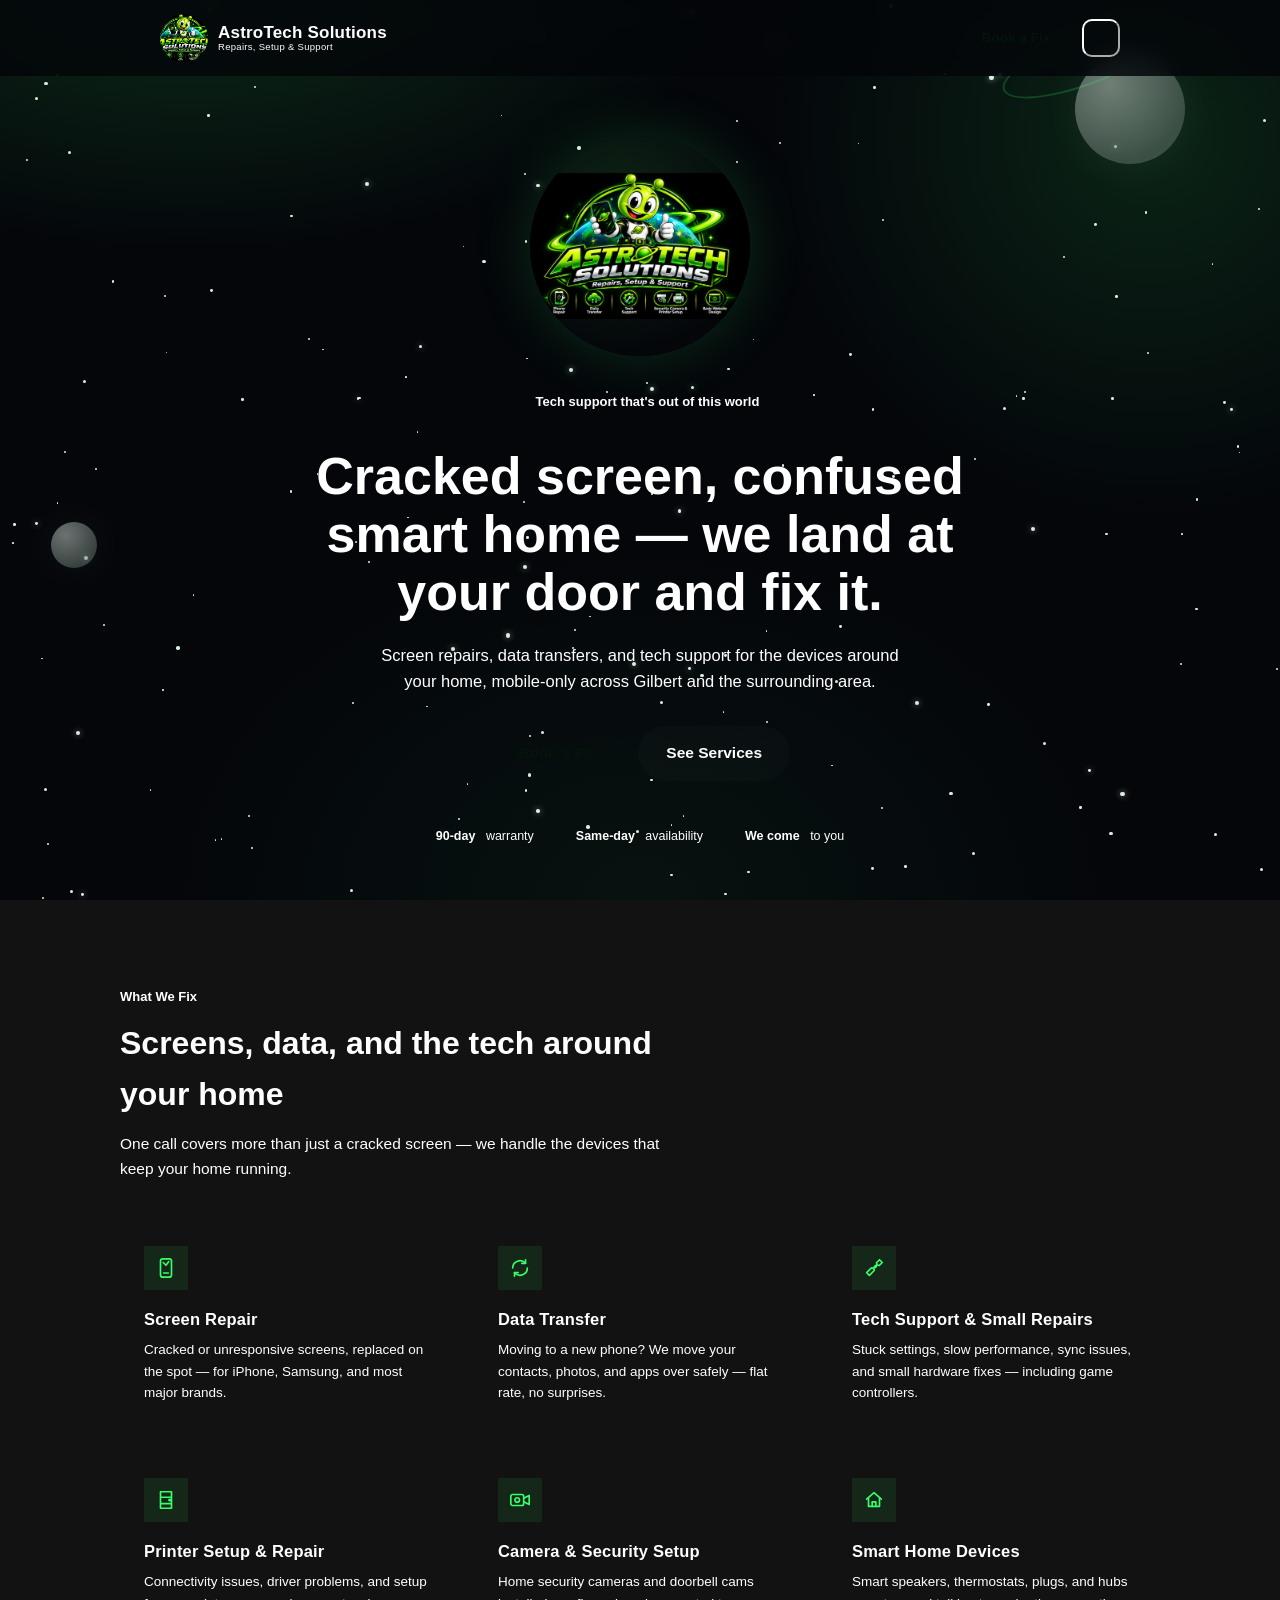
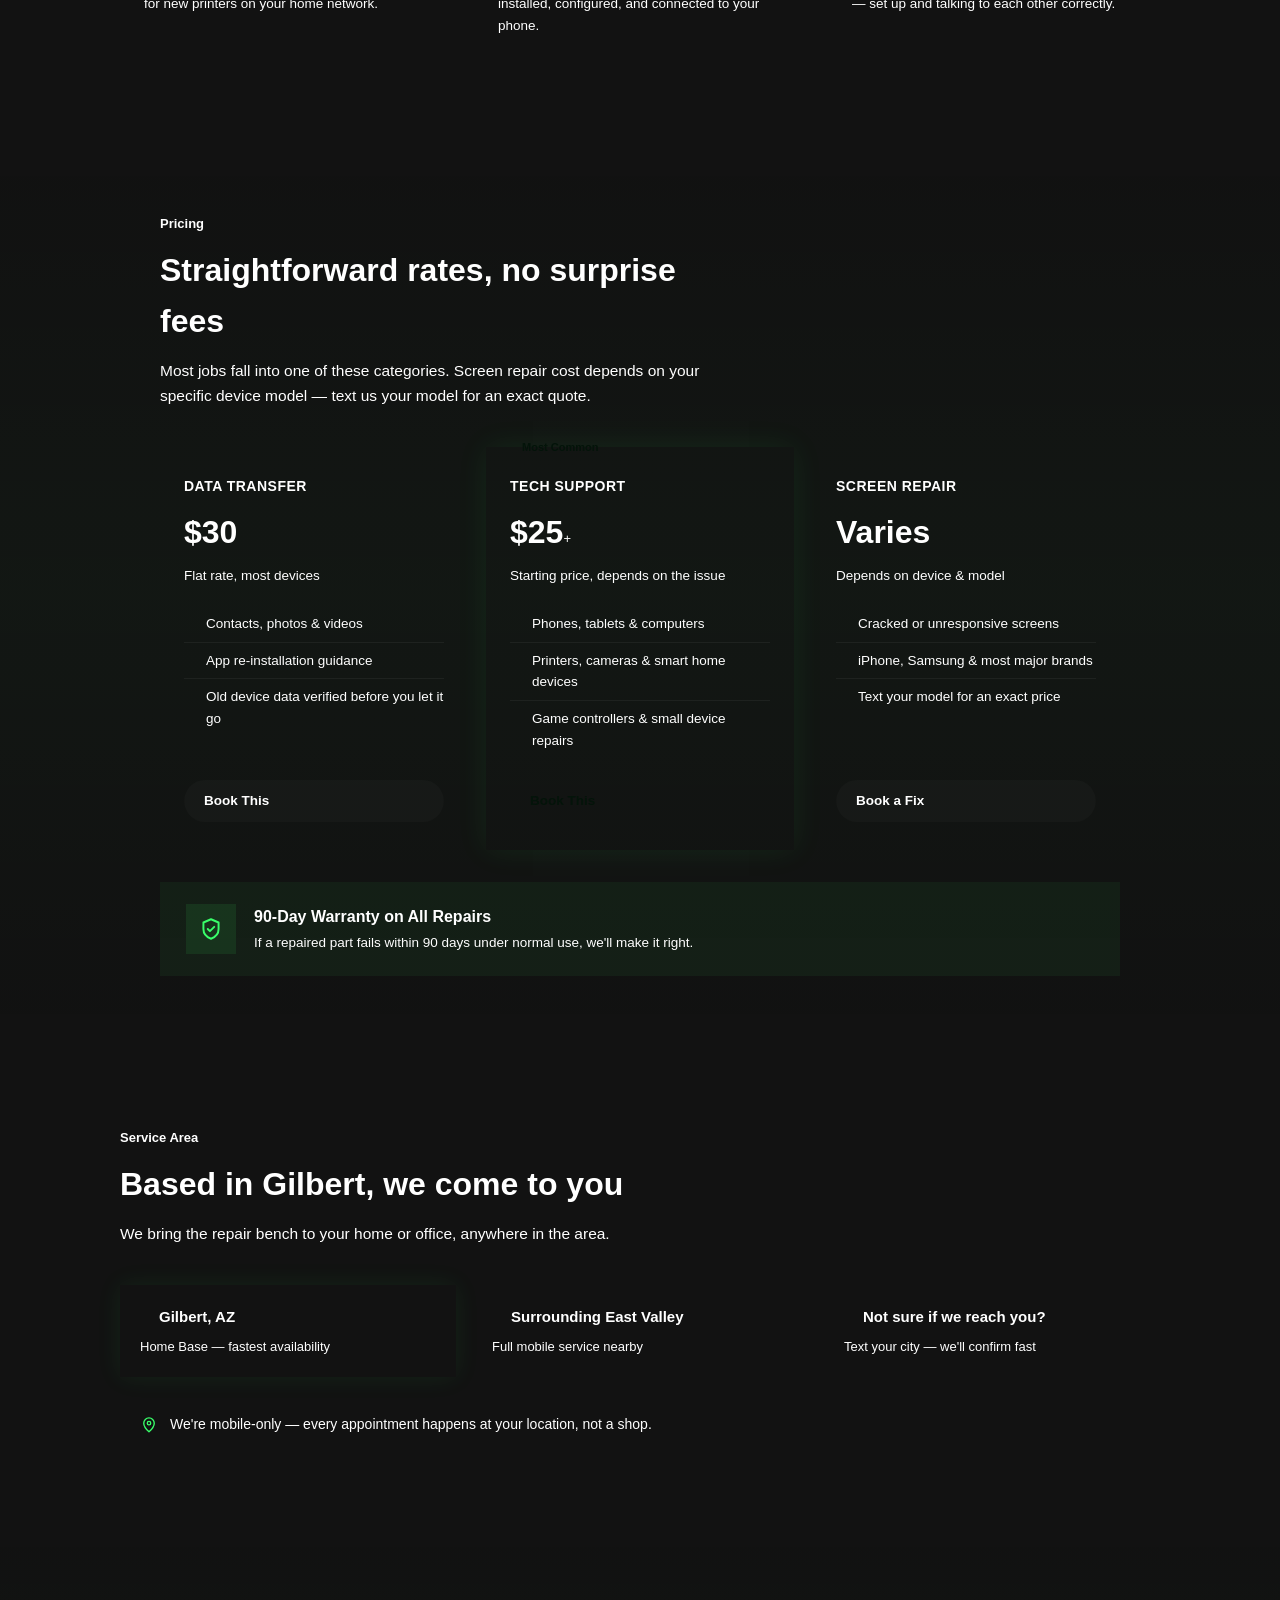
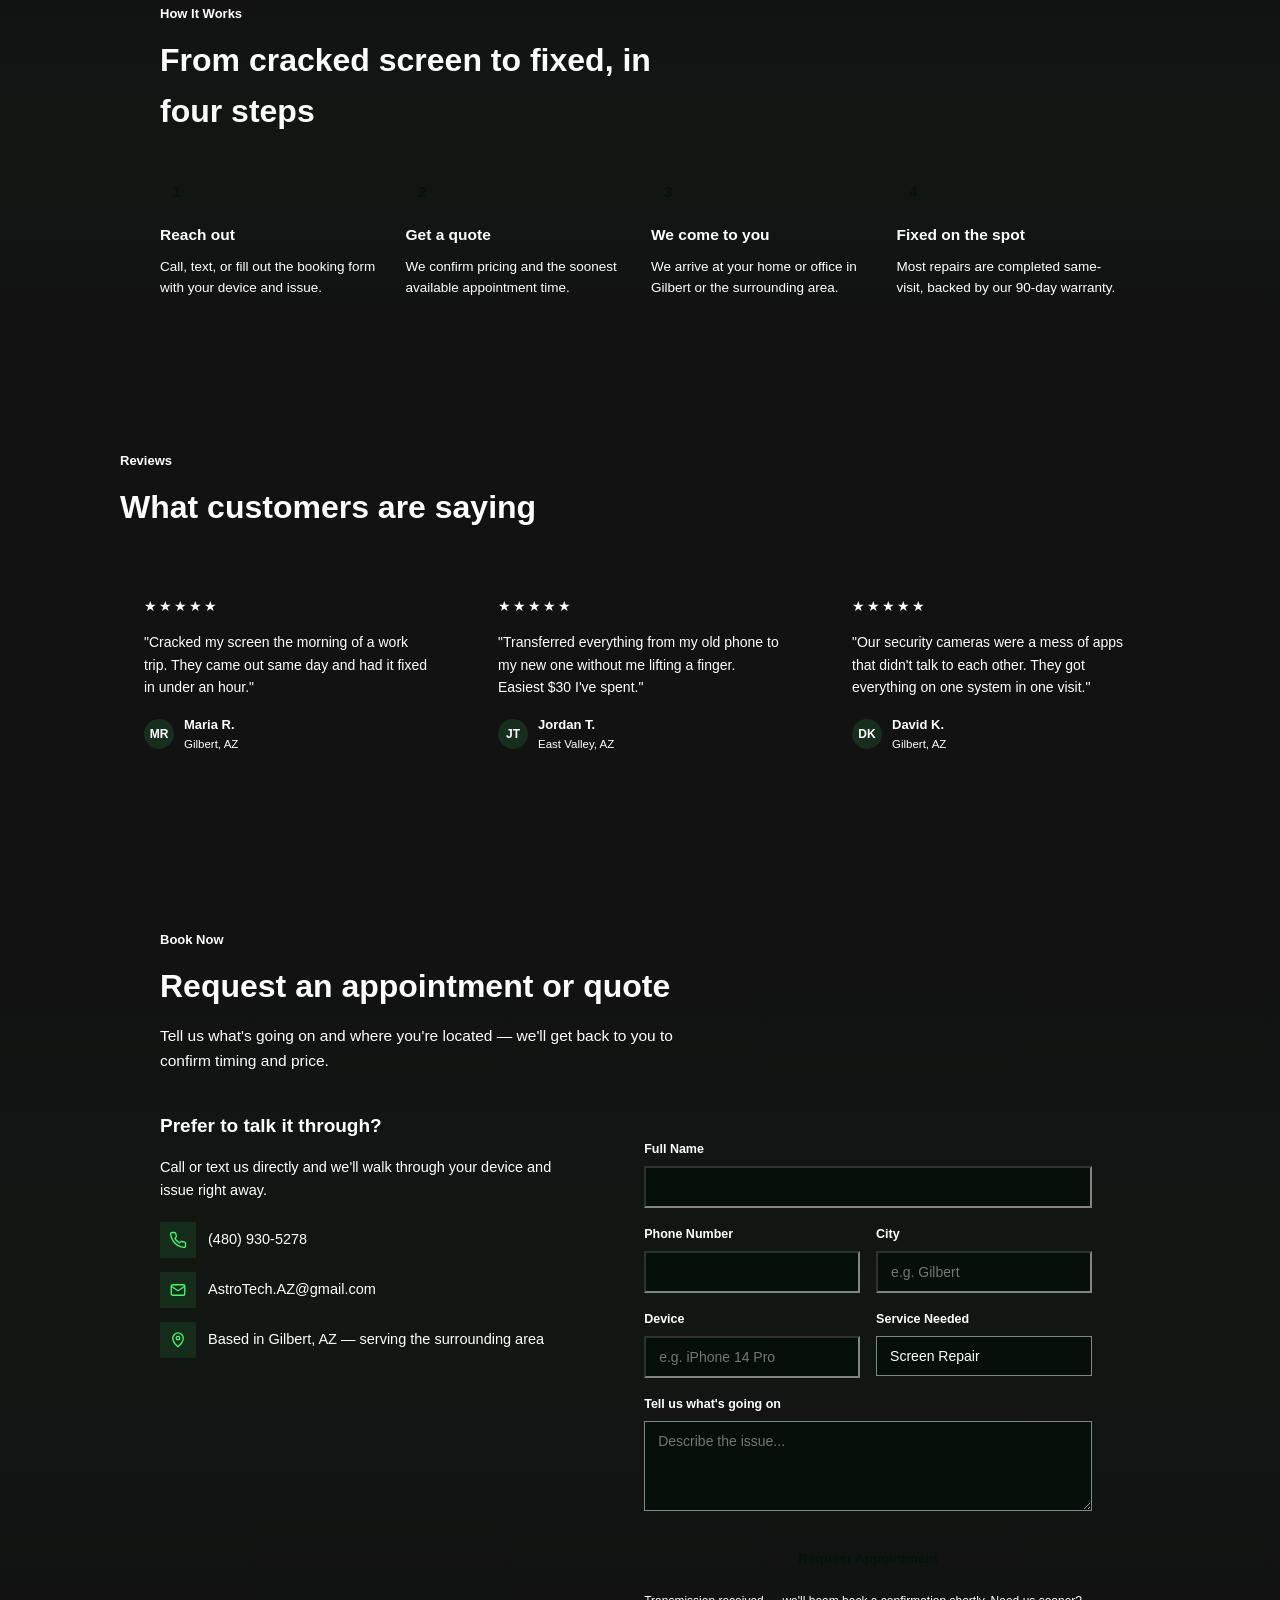
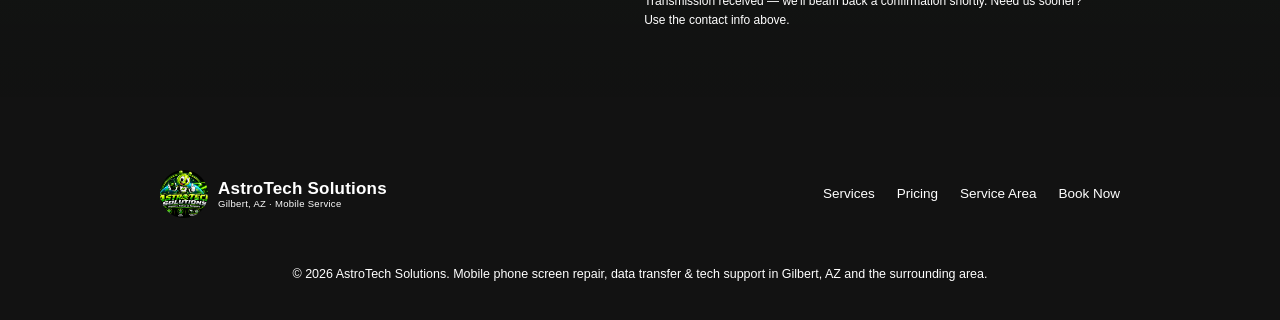
<file: index (2).html>
<!DOCTYPE html>

<html lang="en">
<head>
<meta charset="UTF-8">
<meta name="viewport" content="width=device-width, initial-scale=1.0">
<meta name="color-scheme" content="dark">
<title>AstroTech Solutions | Mobile Screen Repair & Tech Support — Gilbert, AZ</title>
<meta name="description" content="Mobile phone screen repair, data transfer, and home tech support in Gilbert, AZ and the surrounding East Valley. We come to you.">
<link rel="preconnect" href="https://fonts.googleapis.com">
<link href="https://fonts.googleapis.com/css2?family=Baloo+2:wght@500;600;700;800&family=Inter:wght@400;500;600;700;800&display=swap" rel="stylesheet">
<style>
  :root{
    --bg: #04060a;
    --card: #0c1712;
    --card-line: rgba(57,255,106,0.16);
    --green: #39ff6a;
    --green-soft: #7dffa3;
    --mint: #a8ffb8;
    --text: #eef7f0;
    --text-dim: #9fb3a6;
    --border: rgba(57,255,106,0.18);
    --radius-lg: 22px;
    --radius-md: 14px;
    --radius-sm: 10px;
  }

*{ margin:0; padding:0; box-sizing:border-box; }
button, input, select, textarea{
-webkit-appearance: none;
appearance: none;
font-family: inherit;
background-color: transparent;
}
html{ scroll-behavior:smooth; }

body{
background: var(–bg);
color: var(–text);
font-family: ‘Inter’, sans-serif;
line-height: 1.6;
overflow-x: hidden;
position: relative;
}

h1,h2,h3, .brand{ font-family: ‘Baloo 2’, sans-serif; }
a{ color: inherit; text-decoration: none; }
img{ max-width: 100%; display:block; }
svg{ display:block; }

/* ––––– Starfield + meteors ––––– */
#starfield{
position: fixed;
inset: 0;
z-index: 0;
overflow: hidden;
background:
radial-gradient(ellipse 900px 500px at 15% -5%, rgba(57,255,106,0.16), transparent 60%),
radial-gradient(ellipse 700px 700px at 90% 15%, rgba(57,255,106,0.12), transparent 55%),
radial-gradient(ellipse 800px 600px at 50% 100%, rgba(20,60,35,0.22), transparent 60%),
#04060a;
}
#starfield::after{
content:’’;
position: absolute;
inset: 0;
background-image:
repeating-linear-gradient(0deg, rgba(255,255,255,0.012) 0px, transparent 1px, transparent 3px),
repeating-linear-gradient(90deg, rgba(255,255,255,0.012) 0px, transparent 1px, transparent 3px);
pointer-events: none;
}
.star{
position: absolute;
border-radius: 50%;
background: #d7f0dd;
animation: twinkle ease-in-out infinite;
}
.star.green{ background: var(–green); box-shadow: 0 0 8px var(–green); }
.star.big{ box-shadow: 0 0 6px rgba(255,255,255,0.6); }
@keyframes twinkle{
0%, 100%{ opacity: var(–min-o, 0.25); }
50%{ opacity: var(–max-o, 0.9); }
}
.moon{
position: absolute;
border-radius: 50%;
background: radial-gradient(circle at 32% 28%, #d4ded8, #6d7d75 72%);
box-shadow: 0 0 40px rgba(180,220,190,0.15);
opacity: 0.5;
}
.planet-ring{
position: absolute;
border: 2px solid rgba(57,255,106,0.2);
border-radius: 50%;
transform: rotate(-20deg);
}
.meteor{
position: absolute;
top: 0; left: 0;
width: 3px; height: 3px;
border-radius: 50%;
background: #eafff0;
box-shadow: 0 0 10px 2px rgba(180,255,200,0.9);
opacity: 0;
animation: meteor-fall linear infinite;
}
.meteor::before{
content:’’;
position: absolute;
top: 50%; left: 50%;
width: 220px; height: 2px;
background: linear-gradient(90deg, rgba(200,255,215,0.95), rgba(120,255,150,0.35) 40%, transparent 90%);
transform-origin: left center;
transform: translate(-100%, -50%) rotate(180deg);
}
.meteor.thin::before{ height: 1px; width: 150px; }
.meteor.big{ width: 4px; height: 4px; box-shadow: 0 0 16px 3px rgba(180,255,200,1); }
.meteor.big::before{ width: 300px; height: 3px; }
@keyframes meteor-fall{
0%{ transform: translate(0,-10vh) rotate(35deg); opacity: 0; }
3%{ opacity: 1; }
35%{ opacity: 1; }
45%{ opacity: 0; }
100%{ transform: translate(60vw, 60vh) rotate(35deg); opacity: 0; }
}
@media (prefers-reduced-motion: reduce){
.meteor{ animation: none; display:none; }
.star{ animation: none; opacity: 0.6; }
html{ scroll-behavior: auto; }
}

/* ––––– Layout shell ––––– */
.wrap{
max-width: 1040px;
margin: 0 auto;
padding: 0 40px;
position: relative;
z-index: 1;
}
section{ position: relative; z-index: 1; }
@media (max-width: 900px){ .wrap{ padding: 0 32px; } }
@media (max-width: 600px){ .wrap{ padding: 0 22px; } }

/* ––––– Header ––––– */
header{
position: sticky;
top: 0;
z-index: 50;
background: rgba(4,6,10,0.85);
backdrop-filter: blur(10px);
border-bottom: 1px solid var(–border);
}
.header-inner{
display:flex;
align-items:center;
justify-content: space-between;
padding: 14px 40px;
max-width: 1040px;
margin: 0 auto;
gap: 16px;
}
.brand-mark{ display:flex; align-items:center; gap: 10px; min-width: 0; }
.logo-slot{
width: 48px; height: 48px;
border-radius: 50%;
background: var(–card);
border: 1px solid var(–border);
flex-shrink: 0;
overflow: hidden;
}
.logo-slot img{ width:100%; height:100%; object-fit: cover; }
.brand{
font-size: 17px;
font-weight: 700;
letter-spacing: 0.2px;
color: var(–text);
line-height: 1.15;
white-space: nowrap;
}
.brand span{ color: var(–green); }
.brand small{
display:block;
font-family: ‘Inter’, sans-serif;
font-weight: 500;
font-size: 9.5px;
color: var(–text-dim);
letter-spacing: 0.3px;
}

.header-actions{ display:flex; align-items:center; gap: 12px; flex-shrink: 0; }
@media (max-width: 900px){ .header-inner{ padding: 14px 32px; } }
@media (max-width: 600px){ .header-inner{ padding: 14px 22px; } }

.btn{
display:inline-flex;
align-items:center;
gap: 8px;
font-weight: 700;
font-family: ‘Inter’, sans-serif;
transition: box-shadow 0.15s ease, border-color 0.15s ease, color 0.15s ease, transform 0.1s ease;
}
.btn:active{ transform: scale(0.98); }
.btn-pill{
padding: 10px 20px;
border-radius: 999px;
font-size: 13.5px;
}
.btn-primary{ background: var(–green); color: #04140a; }
.btn-primary:hover{ box-shadow: 0 0 20px rgba(57,255,106,0.4); }
.btn-ghost{ border: 1px solid var(–border); color: var(–text); background: rgba(255,255,255,0.02); }
.btn-ghost:hover{ border-color: var(–green); color: var(–green); }
.btn-lg{ padding: 15px 28px; border-radius: 999px; font-size: 15.5px; }

.menu-btn{
display:flex; flex-direction: column; justify-content: center; align-items: center;
gap: 4px; width: 38px; height: 38px;
border-radius: 10px;
background: var(–card) !important;
border: 1px solid var(–border);
cursor: pointer;
flex-shrink: 0;
}
.menu-btn span{ display:block; width: 16px; height: 2px; background: var(–green); border-radius: 2px; transition: transform 0.2s ease, opacity 0.2s ease; }
.menu-btn.open span:nth-child(1){ transform: translateY(6px) rotate(45deg); }
.menu-btn.open span:nth-child(2){ opacity: 0; }
.menu-btn.open span:nth-child(3){ transform: translateY(-6px) rotate(-45deg); }

.nav-panel{
position: fixed; top: 0; right: 0; height: 100vh;
width: min(280px, 78vw);
background: rgba(6,10,8,0.98);
border-left: 1px solid var(–border);
backdrop-filter: blur(14px);
z-index: 60;
transform: translateX(100%);
transition: transform 0.25s ease;
display:flex; flex-direction: column;
padding: 90px 28px 28px;
gap: 6px;
}
.nav-panel.open{ transform: translateX(0); }
.nav-panel a{
font-size: 16px; font-weight: 600; color: var(–text);
padding: 14px 4px;
border-bottom: 1px solid rgba(255,255,255,0.06);
}
.nav-panel a:hover{ color: var(–green); }
.nav-panel .panel-call{ margin-top: 20px; text-align: center; color: var(–green); font-weight: 700; font-size: 15px; }
.nav-overlay{
position: fixed; inset: 0; background: rgba(0,0,0,0.55);
z-index: 55; opacity: 0; pointer-events: none; transition: opacity 0.25s ease;
}
.nav-overlay.open{ opacity: 1; pointer-events: auto; }

/* ––––– Hero ––––– */
.hero{ padding: 60px 0 56px; text-align: center; }
.hero-tag{
display:inline-flex;
align-items:center;
gap: 8px;
background: var(–card);
border: 1px solid var(–border);
border-radius: 999px;
padding: 8px 18px;
font-size: 13px;
font-weight: 600;
color: var(–mint);
margin-bottom: 26px;
}
.hero-tag .pulse{
width: 7px; height: 7px; border-radius: 50%;
background: var(–green);
box-shadow: 0 0 8px var(–green);
flex-shrink: 0;
}
.hero h1{
font-size: clamp(30px, 5.4vw, 52px);
line-height: 1.12;
font-weight: 700;
max-width: 720px;
margin: 0 auto 20px;
}
.hero h1 .accent{ color: var(–green); }
.hero p.lede{ max-width: 540px; margin: 0 auto 32px; color: var(–text-dim); font-size: 16.5px; }
.hero-actions{ display:flex; gap: 14px; justify-content:center; flex-wrap: wrap; margin-bottom: 36px; }
.hero-badges{
display:flex; justify-content:center; gap: 10px; flex-wrap: wrap;
}
.hero-badge{
display:flex; align-items:center; gap: 7px;
background: var(–card);
border: 1px solid var(–border);
border-radius: 999px;
padding: 9px 16px;
font-size: 12.5px;
color: var(–text-dim);
}
.hero-badge b{ color: var(–mint); font-weight: 700; }
.hero-mascot{
width: 220px; height: 220px;
margin: 0 auto 28px;
border-radius: 50%;
background: radial-gradient(circle at 40% 30%, #0d2415, #04060a 75%);
border: 1px solid var(–border);
display:flex; align-items:center; justify-content:center;
box-shadow: 0 0 60px rgba(57,255,106,0.16);
overflow: hidden;
}
.hero-mascot img{ width:100%; height:100%; object-fit: contain; }

/* ––––– Section headers ––––– */
.section-head{ max-width: 560px; margin-bottom: 38px; }
.section-head .tag{ color: var(–green); font-size: 13px; font-weight: 700; margin-bottom: 10px; }
.section-head h2{ font-size: clamp(24px, 3.2vw, 32px); font-weight: 700; margin-bottom: 12px; }
.section-head p{ color: var(–text-dim); font-size: 15.5px; }

section.pad{ padding: 76px 0; }
section.pad.alt{
background: linear-gradient(180deg, transparent, rgba(57,255,106,0.025), transparent);
border-top: 1px solid var(–border);
border-bottom: 1px solid var(–border);
}

/* ––––– Icon boxes (shared) ––––– */
.icon-box{
width: 44px; height: 44px;
border-radius: var(–radius-sm);
background: rgba(57,255,106,0.09);
border: 1px solid var(–border);
display:flex; align-items:center; justify-content:center;
flex-shrink: 0;
}
.icon-box svg{ width: 22px; height: 22px; }

/* ––––– Services ––––– */
.service-grid{ display:grid; grid-template-columns: repeat(3, 1fr); gap: 22px; }
@media (max-width: 860px){ .service-grid{ grid-template-columns: repeat(2, 1fr); gap: 24px; } }
@media (max-width: 560px){ .service-grid{ grid-template-columns: 1fr; } }
.service-card{ background: var(–card); border: 1px solid var(–border); border-radius: var(–radius-md); padding: 26px 24px; }
.service-card .icon-box{ margin-bottom: 16px; }
.service-card h3{ font-size: 16.5px; font-weight: 700; margin-bottom: 7px; letter-spacing: 0.2px; }
.service-card p{ color: var(–text-dim); font-size: 13.5px; }

/* ––––– Pricing ––––– */
.pricing-grid{ display:grid; grid-template-columns: repeat(3, 1fr); gap: 18px; }
@media (max-width: 860px){ .pricing-grid{ grid-template-columns: 1fr; } }
.price-card{ background: var(–card); border: 1px solid var(–border); border-radius: var(–radius-md); padding: 28px 24px; display:flex; flex-direction: column; }
.price-card.featured{ border-color: var(–green); box-shadow: 0 0 30px rgba(57,255,106,0.08); position: relative; }
.price-card .badge{
position: absolute; top: -12px; left: 24px;
background: var(–green); color: #04140a;
font-size: 11px; font-weight: 700; padding: 4px 12px; border-radius: 999px;
}
.price-card h3{ font-size: 14px; font-weight: 700; color: var(–text-dim); margin-bottom: 10px; text-transform: uppercase; letter-spacing: 0.5px; font-family: ‘Inter’, sans-serif; }
.price-card .amount{ font-family: ‘Baloo 2’, sans-serif; font-size: 32px; font-weight: 700; color: var(–green); margin-bottom: 6px; }
.price-card .amount small{ font-family: ‘Inter’, sans-serif; font-size: 13px; color: var(–text-dim); font-weight: 500; }
.price-card .note{ color: var(–text-dim); font-size: 13.5px; margin-bottom: 20px; }
.price-card ul{ list-style:none; margin-bottom: 22px; flex-grow: 1; }
.price-card li{ font-size: 13.5px; color: var(–text); padding: 7px 0; padding-left: 22px; position: relative; border-top: 1px solid rgba(255,255,255,0.05); }
.price-card li:first-child{ border-top: none; }
.price-card li::before{ content: ‘✓’; position: absolute; left: 0; color: var(–green); font-weight: 700; }

.warranty-strip{
margin-top: 32px; display:flex; align-items:center; gap: 18px;
background: rgba(57,255,106,0.05); border: 1px solid var(–border);
border-radius: var(–radius-md); padding: 22px 26px;
}
.warranty-strip .icon-box{ width: 50px; height: 50px; }
.warranty-strip .icon-box svg{ width: 26px; height: 26px; }
.warranty-strip h4{ font-family: ‘Baloo 2’, sans-serif; font-size: 16px; font-weight: 700; margin-bottom: 3px; }
.warranty-strip p{ font-size: 13.5px; color: var(–text-dim); }

/* ––––– Service area (reworked, no orbit graphic) ––––– */
.area-list{ display:grid; grid-template-columns: repeat(3, 1fr); gap: 16px; margin-bottom: 20px; }
@media (max-width: 780px){ .area-list{ grid-template-columns: 1fr; } }
.area-item{
background: var(–card); border: 1px solid var(–border); border-radius: var(–radius-md);
padding: 20px;
}
.area-item.hq{ border-color: var(–green); box-shadow: 0 0 24px rgba(57,255,106,0.08); }
.area-item .dot-row{ display:flex; align-items:center; gap: 10px; margin-bottom: 8px; }
.area-item .dot{ width: 9px; height: 9px; border-radius: 50%; background: var(–green); box-shadow: 0 0 8px var(–green); flex-shrink: 0; }
.area-item strong{ font-size: 15px; font-family: ‘Baloo 2’, sans-serif; }
.area-item span{ display:block; font-size: 13px; color: var(–text-dim); margin-top: 4px; }
.area-note{
display:flex; align-items:center; gap: 12px;
color: var(–text-dim); font-size: 14px;
background: var(–card); border: 1px solid var(–border);
border-radius: var(–radius-md); padding: 16px 20px;
}

/* ––––– How it works ––––– */
.steps{ display:grid; grid-template-columns: repeat(4, 1fr); gap: 22px; }
@media (max-width: 860px){ .steps{ grid-template-columns: 1fr 1fr; } }
@media (max-width: 520px){ .steps{ grid-template-columns: 1fr; } }
.step .num{
width: 34px; height: 34px; border-radius: 50%;
background: var(–green); color: #04140a;
font-family: ‘Baloo 2’, sans-serif; font-weight: 700; font-size: 15px;
display:flex; align-items:center; justify-content:center;
margin-bottom: 14px;
}
.step h3{ font-size: 15.5px; font-weight: 700; margin-bottom: 8px; }
.step p{ font-size: 13.5px; color: var(–text-dim); }

/* ––––– Reviews ––––– */
.review-grid{ display:grid; grid-template-columns: repeat(3, 1fr); gap: 22px; }
@media (max-width: 860px){ .review-grid{ grid-template-columns: 1fr; } }
.review-card{ background: var(–card); border: 1px solid var(–border); border-radius: var(–radius-md); padding: 24px; }
.stars{ color: var(–green); font-size: 14px; margin-bottom: 14px; letter-spacing: 2px; }
.review-card p.quote{ font-size: 14px; color: var(–text); margin-bottom: 16px; }
.review-author{ display:flex; align-items:center; gap: 10px; }
.review-avatar{
width: 30px; height: 30px; border-radius: 50%;
background: rgba(57,255,106,0.12); border: 1px solid var(–border);
display:flex; align-items:center; justify-content:center;
font-family: ‘Baloo 2’, sans-serif; font-weight: 700; font-size: 12px; color: var(–green);
flex-shrink: 0;
}
.review-author-text b{ display:block; font-size: 13px; }
.review-author-text span{ display:block; font-size: 11.5px; color: var(–text-dim); }

/* ––––– Booking ––––– */
.booking-wrap{ display:grid; grid-template-columns: 0.9fr 1.1fr; gap: 44px; }
@media (max-width: 860px){ .booking-wrap{ grid-template-columns: 1fr; } }
.booking-info h3{ font-size: 19px; font-weight: 700; margin-bottom: 14px; }
.booking-info p{ color: var(–text-dim); font-size: 14.5px; margin-bottom: 20px; }
.contact-line{ display:flex; align-items:center; gap: 12px; margin-bottom: 14px; font-size: 14.5px; }
.contact-line .icon-box{ width: 36px; height: 36px; }
.contact-line .icon-box svg{ width: 18px; height: 18px; }

form{
background: var(–card); border: 1px solid var(–border); border-radius: var(–radius-lg);
padding: 28px; display:grid; grid-template-columns: 1fr 1fr; gap: 16px;
}
form .full{ grid-column: 1 / -1; }
label{ display:block; font-size: 12.5px; font-weight: 600; color: var(–text-dim); margin-bottom: 7px; }
input, select, textarea{
width: 100%; background: #05100a; border: 1px solid var(–border);
border-radius: var(–radius-sm); padding: 11px 13px; color: var(–text);
font-family: ‘Inter’, sans-serif; font-size: 14px;
}
input:focus, select:focus, textarea:focus{ outline: none; border-color: var(–green); box-shadow: 0 0 0 3px rgba(57,255,106,0.12); }
textarea{ resize: vertical; min-height: 90px; }
form .submit-btn{ grid-column: 1 / -1; border: none; cursor: pointer; margin-top: 6px; justify-content: center; background: var(–green); color: #04140a; }
form small{ grid-column: 1 / -1; color: var(–text-dim); font-size: 12px; }
#formStatus{ font-size: 13.5px; font-weight: 600; min-height: 1px; }
#formStatus:empty{ display: none; }
@media (max-width: 560px){ form{ grid-template-columns: 1fr; padding: 22px; } }

/* ––––– Footer ––––– */
footer{ border-top: 1px solid var(–border); padding: 36px 0; }
.footer-inner{ display:flex; justify-content: space-between; align-items:center; flex-wrap: wrap; gap: 20px; }
.footer-links{ display:flex; gap: 22px; font-size: 13.5px; color: var(–text-dim); flex-wrap: wrap; }
.footer-links a:hover{ color: var(–green); }
.footer-copy{
text-align:center; color: var(–text-dim); font-size: 12.5px;
margin-top: 26px; border-top: 1px solid var(–border); padding-top: 20px;
}

a:focus-visible, button:focus-visible, input:focus-visible, textarea:focus-visible, select:focus-visible{
outline: 2px solid var(–green); outline-offset: 2px;
}
</style>

</head>
<body>

<div id="starfield"></div>

<header>
  <div class="header-inner">
    <a href="#top" class="brand-mark">
      <div class="logo-slot">
        <img src="logo.png" alt="AstroTech Solutions logo">
      </div>
      <div class="brand">AstroTech <span>Solutions</span>
        <small>Repairs, Setup &amp; Support</small>
      </div>
    </a>
    <div class="header-actions">
      <a href="#book" class="btn btn-primary btn-pill">Book a Fix</a>
      <button class="menu-btn" id="menuBtn" aria-label="Open menu" aria-expanded="false">
        <span></span><span></span><span></span>
      </button>
    </div>
  </div>
</header>

<div class="nav-overlay" id="navOverlay"></div>
<nav class="nav-panel" id="navPanel">
  <a href="#services">Services</a>
  <a href="#pricing">Pricing</a>
  <a href="#area">Service Area</a>
  <a href="#reviews">Reviews</a>
  <a href="#book">Book Now</a>
  <a href="tel:4809305278" class="panel-call">Call (480) 930-5278</a>
</nav>

<main id="top">

  <!-- HERO -->

  <section class="hero wrap">
    <div class="hero-mascot">
      <img src="logo.png" alt="AstroTech Solutions mascot">
    </div>
    <div class="hero-tag"><span class="pulse"></span> Tech support that's out of this world</div>
    <h1>Cracked screen, confused smart home — <span class="accent">we land at your door and fix it.</span></h1>
    <p class="lede">Screen repairs, data transfers, and tech support for the devices around your home, mobile-only across Gilbert and the surrounding area.</p>
    <div class="hero-actions">
      <a href="#book" class="btn btn-primary btn-lg">Book a Fix</a>
      <a href="#services" class="btn btn-ghost btn-lg">See Services</a>
    </div>
    <div class="hero-badges">
      <div class="hero-badge"><b>90-day</b>&nbsp;warranty</div>
      <div class="hero-badge"><b>Same-day</b>&nbsp;availability</div>
      <div class="hero-badge"><b>We come</b>&nbsp;to you</div>
    </div>
  </section>

  <!-- SERVICES -->

  <section id="services" class="pad wrap">
    <div class="section-head">
      <div class="tag">What We Fix</div>
      <h2>Screens, data, and the tech around your home</h2>
      <p>One call covers more than just a cracked screen — we handle the devices that keep your home running.</p>
    </div>
    <div class="service-grid">
      <div class="service-card">
        <div class="icon-box">
          <svg viewBox="0 0 24 24" fill="none" stroke="#39ff6a" stroke-width="1.8" stroke-linecap="round" stroke-linejoin="round"><rect x="6" y="2" width="12" height="20" rx="2.5"/><path d="M9 6l3 3 3-4"/><path d="M9.5 17.5h5"/></svg>
        </div>
        <h3>Screen Repair</h3>
        <p>Cracked or unresponsive screens, replaced on the spot — for iPhone, Samsung, and most major brands.</p>
      </div>
      <div class="service-card">
        <div class="icon-box">
          <svg viewBox="0 0 24 24" fill="none" stroke="#39ff6a" stroke-width="1.8" stroke-linecap="round" stroke-linejoin="round"><path d="M4 12a8 8 0 0 1 14-5.2M20 12a8 8 0 0 1-14 5.2"/><path d="M18 3v4h-4M6 21v-4h4"/></svg>
        </div>
        <h3>Data Transfer</h3>
        <p>Moving to a new phone? We move your contacts, photos, and apps over safely — flat rate, no surprises.</p>
      </div>
      <div class="service-card">
        <div class="icon-box">
          <svg viewBox="0 0 24 24" fill="none" stroke="#39ff6a" stroke-width="1.8" stroke-linecap="round" stroke-linejoin="round"><path d="M14.7 6.3a4 4 0 0 1-5.4 5.4L4 17l3 3 5.3-5.3a4 4 0 0 1 5.4-5.4L21 6l-3-3-3.3 3.3z"/></svg>
        </div>
        <h3>Tech Support &amp; Small Repairs</h3>
        <p>Stuck settings, slow performance, sync issues, and small hardware fixes — including game controllers.</p>
      </div>
      <div class="service-card">
        <div class="icon-box">
          <svg viewBox="0 0 24 24" fill="none" stroke="#39ff6a" stroke-width="1.8" stroke-linecap="round" stroke-linejoin="round"><path d="M6 9V3h12v6"/><rect x="6" y="9" width="12" height="7" rx="1"/><path d="M6 16v5h12v-5"/><circle cx="16" cy="12" r="0.8" fill="#39ff6a"/></svg>
        </div>
        <h3>Printer Setup &amp; Repair</h3>
        <p>Connectivity issues, driver problems, and setup for new printers on your home network.</p>
      </div>
      <div class="service-card">
        <div class="icon-box">
          <svg viewBox="0 0 24 24" fill="none" stroke="#39ff6a" stroke-width="1.8" stroke-linecap="round" stroke-linejoin="round"><rect x="2" y="6" width="14" height="12" rx="2"/><path d="M16 10l6-3v10l-6-3"/><circle cx="9" cy="12" r="2.5"/></svg>
        </div>
        <h3>Camera &amp; Security Setup</h3>
        <p>Home security cameras and doorbell cams installed, configured, and connected to your phone.</p>
      </div>
      <div class="service-card">
        <div class="icon-box">
          <svg viewBox="0 0 24 24" fill="none" stroke="#39ff6a" stroke-width="1.8" stroke-linecap="round" stroke-linejoin="round"><path d="M4 11l8-7 8 7"/><path d="M6 10v9h12v-9"/><path d="M10 19v-5h4v5"/></svg>
        </div>
        <h3>Smart Home Devices</h3>
        <p>Smart speakers, thermostats, plugs, and hubs — set up and talking to each other correctly.</p>
      </div>
    </div>
  </section>

  <!-- PRICING -->

  <section id="pricing" class="pad alt">
    <div class="wrap">
      <div class="section-head">
        <div class="tag">Pricing</div>
        <h2>Straightforward rates, no surprise fees</h2>
        <p>Most jobs fall into one of these categories. Screen repair cost depends on your specific device model — text us your model for an exact quote.</p>
      </div>
      <div class="pricing-grid">
        <div class="price-card">
          <h3>Data Transfer</h3>
          <div class="amount">$30</div>
          <p class="note">Flat rate, most devices</p>
          <ul>
            <li>Contacts, photos &amp; videos</li>
            <li>App re-installation guidance</li>
            <li>Old device data verified before you let it go</li>
          </ul>
          <a href="#book" class="btn btn-ghost btn-pill">Book This</a>
        </div>
        <div class="price-card featured">
          <span class="badge">Most Common</span>
          <h3>Tech Support</h3>
          <div class="amount">$25<small>+</small></div>
          <p class="note">Starting price, depends on the issue</p>
          <ul>
            <li>Phones, tablets &amp; computers</li>
            <li>Printers, cameras &amp; smart home devices</li>
            <li>Game controllers &amp; small device repairs</li>
          </ul>
          <a href="#book" class="btn btn-primary btn-pill">Book This</a>
        </div>
        <div class="price-card">
          <h3>Screen Repair</h3>
          <div class="amount">Varies</div>
          <p class="note">Depends on device &amp; model</p>
          <ul>
            <li>Cracked or unresponsive screens</li>
            <li>iPhone, Samsung &amp; most major brands</li>
            <li>Text your model for an exact price</li>
          </ul>
          <a href="#book" class="btn btn-ghost btn-pill">Book a Fix</a>
        </div>
      </div>
      <div class="warranty-strip">
        <div class="icon-box">
          <svg viewBox="0 0 24 24" fill="none" stroke="#39ff6a" stroke-width="1.8" stroke-linecap="round" stroke-linejoin="round"><path d="M12 3l7 3v6c0 4.5-3 7.5-7 9-4-1.5-7-4.5-7-9V6l7-3z"/><path d="M9 12l2 2 4-4"/></svg>
        </div>
        <div>
          <h4>90-Day Warranty on All Repairs</h4>
          <p>If a repaired part fails within 90 days under normal use, we'll make it right.</p>
        </div>
      </div>
    </div>
  </section>

  <!-- SERVICE AREA -->

  <section id="area" class="pad wrap">
    <div class="section-head">
      <div class="tag">Service Area</div>
      <h2>Based in Gilbert, we come to you</h2>
      <p>We bring the repair bench to your home or office, anywhere in the area.</p>
    </div>
    <div class="area-list">
      <div class="area-item hq">
        <div class="dot-row"><div class="dot"></div><strong>Gilbert, AZ</strong></div>
        <span>Home Base — fastest availability</span>
      </div>
      <div class="area-item">
        <div class="dot-row"><div class="dot"></div><strong>Surrounding East Valley</strong></div>
        <span>Full mobile service nearby</span>
      </div>
      <div class="area-item">
        <div class="dot-row"><div class="dot"></div><strong>Not sure if we reach you?</strong></div>
        <span>Text your city — we'll confirm fast</span>
      </div>
    </div>
    <div class="area-note">
      <svg width="18" height="18" viewBox="0 0 24 24" fill="none" stroke="#39ff6a" stroke-width="1.8" stroke-linecap="round" stroke-linejoin="round"><path d="M12 21s-7-6.2-7-11.5A7 7 0 0 1 19 9.5C19 14.8 12 21 12 21z"/><circle cx="12" cy="9.5" r="2.3"/></svg>
      We're mobile-only — every appointment happens at your location, not a shop.
    </div>
  </section>

  <!-- HOW IT WORKS -->

  <section class="pad alt">
    <div class="wrap">
      <div class="section-head">
        <div class="tag">How It Works</div>
        <h2>From cracked screen to fixed, in four steps</h2>
      </div>
      <div class="steps">
        <div class="step">
          <div class="num">1</div>
          <h3>Reach out</h3>
          <p>Call, text, or fill out the booking form with your device and issue.</p>
        </div>
        <div class="step">
          <div class="num">2</div>
          <h3>Get a quote</h3>
          <p>We confirm pricing and the soonest available appointment time.</p>
        </div>
        <div class="step">
          <div class="num">3</div>
          <h3>We come to you</h3>
          <p>We arrive at your home or office in Gilbert or the surrounding area.</p>
        </div>
        <div class="step">
          <div class="num">4</div>
          <h3>Fixed on the spot</h3>
          <p>Most repairs are completed same-visit, backed by our 90-day warranty.</p>
        </div>
      </div>
    </div>
  </section>

  <!-- REVIEWS -->

  <section id="reviews" class="pad wrap">
    <div class="section-head">
      <div class="tag">Reviews</div>
      <h2>What customers are saying</h2>
    </div>
    <div class="review-grid">
      <div class="review-card">
        <div class="stars">★★★★★</div>
        <p class="quote">"Cracked my screen the morning of a work trip. They came out same day and had it fixed in under an hour."</p>
        <div class="review-author">
          <div class="review-avatar">MR</div>
          <div class="review-author-text"><b>Maria R.</b><span>Gilbert, AZ</span></div>
        </div>
      </div>
      <div class="review-card">
        <div class="stars">★★★★★</div>
        <p class="quote">"Transferred everything from my old phone to my new one without me lifting a finger. Easiest $30 I've spent."</p>
        <div class="review-author">
          <div class="review-avatar">JT</div>
          <div class="review-author-text"><b>Jordan T.</b><span>East Valley, AZ</span></div>
        </div>
      </div>
      <div class="review-card">
        <div class="stars">★★★★★</div>
        <p class="quote">"Our security cameras were a mess of apps that didn't talk to each other. They got everything on one system in one visit."</p>
        <div class="review-author">
          <div class="review-avatar">DK</div>
          <div class="review-author-text"><b>David K.</b><span>Gilbert, AZ</span></div>
        </div>
      </div>
    </div>
  </section>

  <!-- BOOKING -->

  <section id="book" class="pad alt">
    <div class="wrap">
      <div class="section-head">
        <div class="tag">Book Now</div>
        <h2>Request an appointment or quote</h2>
        <p>Tell us what's going on and where you're located — we'll get back to you to confirm timing and price.</p>
      </div>
      <div class="booking-wrap">
        <div class="booking-info">
          <h3>Prefer to talk it through?</h3>
          <p>Call or text us directly and we'll walk through your device and issue right away.</p>
          <div class="contact-line">
            <div class="icon-box"><svg viewBox="0 0 24 24" fill="none" stroke="#39ff6a" stroke-width="1.8" stroke-linecap="round" stroke-linejoin="round"><path d="M22 16.9v3a2 2 0 0 1-2.2 2 19.8 19.8 0 0 1-8.6-3.1 19.5 19.5 0 0 1-6-6 19.8 19.8 0 0 1-3.1-8.6A2 2 0 0 1 4.1 2h3a2 2 0 0 1 2 1.7c.1.9.3 1.8.6 2.7a2 2 0 0 1-.5 2.1L7.9 9.9a16 16 0 0 0 6 6l1.4-1.4a2 2 0 0 1 2.1-.5c.9.3 1.8.5 2.7.6a2 2 0 0 1 1.9 2.3z"/></svg></div>
            <a href="tel:4809305278">(480) 930-5278</a>
          </div>
          <div class="contact-line">
            <div class="icon-box"><svg viewBox="0 0 24 24" fill="none" stroke="#39ff6a" stroke-width="1.8" stroke-linecap="round" stroke-linejoin="round"><rect x="3" y="5" width="18" height="14" rx="2"/><path d="M3 7l9 6 9-6"/></svg></div>
            <a href="mailto:AstroTech.AZ@gmail.com">AstroTech.AZ@gmail.com</a>
          </div>
          <div class="contact-line">
            <div class="icon-box"><svg viewBox="0 0 24 24" fill="none" stroke="#39ff6a" stroke-width="1.8" stroke-linecap="round" stroke-linejoin="round"><path d="M12 21s-7-6.2-7-11.5A7 7 0 0 1 19 9.5C19 14.8 12 21 12 21z"/><circle cx="12" cy="9.5" r="2.3"/></svg></div>
            <span>Based in Gilbert, AZ — serving the surrounding area</span>
          </div>
        </div>
        <form id="quoteForm" action="https://formspree.io/f/xoevappa" method="POST">
          <div class="full">
            <label for="name">Full Name</label>
            <input type="text" id="name" name="name" required>
          </div>
          <div>
            <label for="phone">Phone Number</label>
            <input type="tel" id="phone" name="phone" required>
          </div>
          <div>
            <label for="city">City</label>
            <input type="text" id="city" name="city" placeholder="e.g. Gilbert">
          </div>
          <div>
            <label for="device">Device</label>
            <input type="text" id="device" name="device" placeholder="e.g. iPhone 14 Pro">
          </div>
          <div>
            <label for="service">Service Needed</label>
            <select id="service" name="service">
              <option>Screen Repair</option>
              <option>Data Transfer — $30</option>
              <option>Tech Support — $25+</option>
              <option>Smart Home / Printer / Camera Setup</option>
              <option>Not Sure</option>
            </select>
          </div>
          <div class="full">
            <label for="details">Tell us what's going on</label>
            <textarea id="details" name="details" placeholder="Describe the issue..."></textarea>
          </div>
          <button type="submit" class="btn btn-primary btn-pill submit-btn" id="submitBtn">Request Appointment</button>
          <div class="full" id="formStatus" role="status" aria-live="polite"></div>
          <small>Transmission received — we'll beam back a confirmation shortly. Need us sooner? Use the contact info above.</small>
        </form>
      </div>
    </div>
  </section>

</main>

<footer>
  <div class="wrap">
    <div class="footer-inner">
      <div class="brand-mark">
        <div class="logo-slot">
          <img src="logo.png" alt="AstroTech Solutions logo">
        </div>
        <div class="brand">AstroTech <span>Solutions</span>
          <small>Gilbert, AZ &middot; Mobile Service</small>
        </div>
      </div>
      <div class="footer-links">
        <a href="#services">Services</a>
        <a href="#pricing">Pricing</a>
        <a href="#area">Service Area</a>
        <a href="#book">Book Now</a>
      </div>
    </div>
    <div class="footer-copy">© 2026 AstroTech Solutions. Mobile phone screen repair, data transfer &amp; tech support in Gilbert, AZ and the surrounding area.</div>
  </div>
</footer>

<script>
  // Generate starfield
  (function(){
    const field = document.getElementById('starfield');
    const starCount = 180;
    for(let i=0;i<starCount;i++){
      const s = document.createElement('div');
      const isGreen = Math.random() < 0.15;
      const isBig = Math.random() < 0.2;
      s.className = 'star' + (isGreen ? ' green' : '') + (isBig ? ' big' : '');
      const size = isBig ? (Math.random()*2 + 2.8) : (Math.random()*2 + 1.4);
      s.style.width = size + 'px';
      s.style.height = size + 'px';
      s.style.top = Math.random()*100 + '%';
      s.style.left = Math.random()*100 + '%';
      s.style.setProperty('--min-o', (Math.random()*0.2 + 0.35).toFixed(2));
      s.style.setProperty('--max-o', (Math.random()*0.2 + 0.8).toFixed(2));
      s.style.animationDuration = (Math.random()*3 + 2) + 's';
      s.style.animationDelay = (Math.random()*4) + 's';
      field.appendChild(s);
    }

    const moon = document.createElement('div');
    moon.className = 'moon';
    moon.style.width = '110px'; moon.style.height = '110px';
    moon.style.top = '6%'; moon.style.left = '84%';
    field.appendChild(moon);

    const ring = document.createElement('div');
    ring.className = 'planet-ring';
    ring.style.width = '170px'; ring.style.height = '50px';
    ring.style.top = '4%'; ring.style.left = '78%';
    field.appendChild(ring);

    const smallMoon = document.createElement('div');
    smallMoon.className = 'moon';
    smallMoon.style.width = '46px'; smallMoon.style.height = '46px';
    smallMoon.style.top = '58%'; smallMoon.style.left = '4%';
    field.appendChild(smallMoon);

    const meteorCount = 9;
    for(let i=0;i<meteorCount;i++){
      const m = document.createElement('div');
      const variant = Math.random();
      m.className = 'meteor' + (variant < 0.3 ? ' big' : variant > 0.7 ? ' thin' : '');
      m.style.top = (Math.random()*70 - 20) + '%';
      m.style.left = (Math.random()*90 - 20) + '%';
      m.style.animationDuration = (1.6 + Math.random()*1.8) + 's';
      m.style.animationDelay = (Math.random()*7) + 's';
      field.appendChild(m);
    }
  })();

  // Hamburger menu toggle
  (function(){
    const menuBtn = document.getElementById('menuBtn');
    const navPanel = document.getElementById('navPanel');
    const navOverlay = document.getElementById('navOverlay');
    function closeMenu(){
      menuBtn.classList.remove('open');
      navPanel.classList.remove('open');
      navOverlay.classList.remove('open');
      menuBtn.setAttribute('aria-expanded', 'false');
    }
    function toggleMenu(){
      const isOpen = navPanel.classList.toggle('open');
      menuBtn.classList.toggle('open', isOpen);
      navOverlay.classList.toggle('open', isOpen);
      menuBtn.setAttribute('aria-expanded', String(isOpen));
    }
    menuBtn.addEventListener('click', toggleMenu);
    navOverlay.addEventListener('click', closeMenu);
    navPanel.querySelectorAll('a').forEach(a => a.addEventListener('click', closeMenu));
    document.addEventListener('keydown', e => { if(e.key === 'Escape') closeMenu(); });
  })();

  // Booking form -> Formspree submission
  (function(){
    const form = document.getElementById('quoteForm');
    const submitBtn = document.getElementById('submitBtn');
    const statusEl = document.getElementById('formStatus');

    form.addEventListener('submit', async function(e){
      e.preventDefault();
      submitBtn.disabled = true;
      submitBtn.textContent = 'Sending...';
      statusEl.textContent = '';
      statusEl.style.color = '';

      try{
        const response = await fetch(form.action, {
          method: 'POST',
          body: new FormData(form),
          headers: { 'Accept': 'application/json' }
        });

        if(response.ok){
          form.reset();
          statusEl.style.color = '#7dffa3';
          statusEl.textContent = "Transmission received! We'll make contact shortly to confirm timing and price.";
          submitBtn.textContent = 'Sent ✓';
          setTimeout(() => {
            submitBtn.textContent = 'Request Appointment';
            submitBtn.disabled = false;
          }, 3000);
        } else {
          throw new Error('Submission failed');
        }
      } catch(err){
        statusEl.style.color = '#ff8080';
        statusEl.textContent = "Something went wrong. Please call or text us at (480) 930-5278 instead.";
        submitBtn.textContent = 'Request Appointment';
        submitBtn.disabled = false;
      }
    });
  })();
</script>

</body>
</html>
</file>
<file: style.css>
:root{
    --bg: #04060a;
    --card: #0c1712;
    --card-line: rgba(57,255,106,0.16);
    --green: #39ff6a;
    --green-soft: #7dffa3;
    --mint: #a8ffb8;
    --text: #eef7f0;
    --text-dim: #9fb3a6;
    --border: rgba(57,255,106,0.18);
    --radius-lg: 22px;
    --radius-md: 14px;
    --radius-sm: 10px;
  }

  *{ margin:0; padding:0; box-sizing:border-box; }
  button, input, select, textarea{
    -webkit-appearance: none;
    appearance: none;
    font-family: inherit;
    background-color: transparent;
  }
  html{ scroll-behavior:smooth; }

  body{
    background: var(--bg);
    color: var(--text);
    font-family: 'Inter', sans-serif;
    line-height: 1.6;
    overflow-x: hidden;
    position: relative;
  }

  h1,h2,h3, .brand{ font-family: 'Baloo 2', sans-serif; }
  a{ color: inherit; text-decoration: none; }
  img{ max-width: 100%; display:block; }
  svg{ display:block; }

  /* ---------- Starfield + meteors ---------- */
  #starfield{
    position: fixed;
    inset: 0;
    z-index: 0;
    overflow: hidden;
    background:
      radial-gradient(ellipse 900px 500px at 15% -5%, rgba(57,255,106,0.16), transparent 60%),
      radial-gradient(ellipse 700px 700px at 90% 15%, rgba(57,255,106,0.12), transparent 55%),
      radial-gradient(ellipse 800px 600px at 50% 100%, rgba(20,60,35,0.22), transparent 60%),
      #04060a;
  }
  #starfield::after{
    content:'';
    position: absolute;
    inset: 0;
    background-image:
      repeating-linear-gradient(0deg, rgba(255,255,255,0.012) 0px, transparent 1px, transparent 3px),
      repeating-linear-gradient(90deg, rgba(255,255,255,0.012) 0px, transparent 1px, transparent 3px);
    pointer-events: none;
  }
  .star{
    position: absolute;
    border-radius: 50%;
    background: #d7f0dd;
    animation: twinkle ease-in-out infinite;
  }
  .star.green{ background: var(--green); box-shadow: 0 0 8px var(--green); }
  .star.big{ box-shadow: 0 0 6px rgba(255,255,255,0.6); }
  @keyframes twinkle{
    0%, 100%{ opacity: var(--min-o, 0.25); }
    50%{ opacity: var(--max-o, 0.9); }
  }
  .moon{
    position: absolute;
    border-radius: 50%;
    background: radial-gradient(circle at 32% 28%, #c3ffd6, #1b5c34 75%);
    box-shadow: 0 0 40px rgba(57,255,106,0.18);
    opacity: 0.6;
  }
  .moon-ring{
    position: absolute;
    top: 50%; left: 50%;
    width: 195%; height: 56%;
    border: 2px solid rgba(168,255,184,0.65);
    border-radius: 50%;
    box-shadow: 0 0 10px rgba(57,255,106,0.35);
    transform: translate(-50%,-50%) rotate(-18deg);
  }
  .meteor{
    position: absolute;
    top: 0; left: 0;
    width: 3px; height: 3px;
    border-radius: 50%;
    background: #eafff0;
    box-shadow: 0 0 10px 2px rgba(180,255,200,0.9);
    opacity: 0;
    animation: meteor-fall linear infinite;
  }
  .meteor::before{
    content:'';
    position: absolute;
    top: 50%; left: 50%;
    width: 220px; height: 2px;
    background: linear-gradient(90deg, rgba(200,255,215,0.95), rgba(120,255,150,0.35) 40%, transparent 90%);
    transform-origin: left center;
    transform: translate(-100%, -50%) rotate(180deg);
  }
  .meteor.thin::before{ height: 1px; width: 150px; }
  .meteor.big{ width: 4px; height: 4px; box-shadow: 0 0 16px 3px rgba(180,255,200,1); }
  .meteor.big::before{ width: 300px; height: 3px; }
  @keyframes meteor-fall{
    0%{ transform: translate(0,-10vh) rotate(35deg); opacity: 0; }
    3%{ opacity: 1; }
    35%{ opacity: 1; }
    45%{ opacity: 0; }
    100%{ transform: translate(60vw, 60vh) rotate(35deg); opacity: 0; }
  }
  .ufo{
    position: absolute;
    top: 0; left: 0;
    width: 40px;
    opacity: 0;
    filter: drop-shadow(0 0 8px rgba(57,255,106,0.55));
    animation: ufo-fly-1 linear infinite;
  }
  .ufo.path-2{ animation-name: ufo-fly-2; }
  .ufo.path-3{ animation-name: ufo-fly-3; }
  .ufo.small{ width: 26px; }
  .ufo.big{ width: 52px; }
  .ufo-inner{ animation: ufo-bob ease-in-out infinite; }
  .ufo-inner svg{ display:block; width:100%; height:auto; }
  @keyframes ufo-bob{
    0%, 100%{ transform: translateY(0) rotate(-3deg); }
    50%{ transform: translateY(-6px) rotate(3deg); }
  }
  @keyframes ufo-fly-1{
    0%{ transform: translate(-15vw, 65vh) rotate(0deg); opacity: 0; }
    6%{ opacity: 1; }
    22%{ transform: translate(15vw, 20vh) rotate(-6deg); }
    38%{ transform: translate(35vw, 55vh) rotate(8deg); }
    55%{ transform: translate(55vw, 15vh) rotate(-7deg); }
    72%{ transform: translate(78vw, 48vh) rotate(6deg); }
    92%{ transform: translate(105vw, 22vh) rotate(0deg); opacity: 1; }
    100%{ transform: translate(120vw, 20vh) rotate(0deg); opacity: 0; }
  }
  @keyframes ufo-fly-2{
    0%{ transform: translate(110vw, 10vh) rotate(0deg); opacity: 0; }
    6%{ opacity: 1; }
    20%{ transform: translate(85vw, 45vh) rotate(6deg); }
    40%{ transform: translate(60vw, 8vh) rotate(-8deg); }
    58%{ transform: translate(38vw, 40vh) rotate(7deg); }
    76%{ transform: translate(12vw, 12vh) rotate(-5deg); }
    94%{ transform: translate(-12vw, 35vh) rotate(0deg); opacity: 1; }
    100%{ transform: translate(-20vw, 38vh) rotate(0deg); opacity: 0; }
  }
  @keyframes ufo-fly-3{
    0%{ transform: translate(20vw, -12vh) rotate(0deg); opacity: 0; }
    6%{ opacity: 1; }
    25%{ transform: translate(45vw, 18vh) rotate(-7deg); }
    45%{ transform: translate(10vw, 42vh) rotate(8deg); }
    65%{ transform: translate(50vw, 65vh) rotate(-6deg); }
    85%{ transform: translate(25vw, 88vh) rotate(5deg); opacity: 1; }
    100%{ transform: translate(35vw, 105vh) rotate(0deg); opacity: 0; }
  }
  @media (prefers-reduced-motion: reduce){
    .meteor{ animation: none; display:none; }
    .star{ animation: none; opacity: 0.6; }
    .ufo{ animation: none; display:none; }
    .ufo-inner{ animation: none; }
    html{ scroll-behavior: auto; }
  }

  /* ---------- Layout shell ---------- */
  .wrap{
    max-width: 1040px;
    margin: 0 auto;
    padding: 0 40px;
    position: relative;
    z-index: 1;
  }
  section{ position: relative; z-index: 1; }
  @media (max-width: 900px){ .wrap{ padding: 0 32px; } }
  @media (max-width: 600px){ .wrap{ padding: 0 22px; } }

  /* ---------- Header ---------- */
  header{
    position: sticky;
    top: 0;
    z-index: 50;
    background: rgba(4,6,10,0.85);
    backdrop-filter: blur(10px);
    border-bottom: 1px solid var(--border);
  }
  .header-inner{
    display:flex;
    align-items:center;
    justify-content: space-between;
    padding: 14px 40px;
    max-width: 1040px;
    margin: 0 auto;
    gap: 16px;
  }
  .brand-mark{ display:flex; align-items:center; gap: 10px; min-width: 0; }
  .logo-slot{
    width: 48px; height: 48px;
    border-radius: 50%;
    background: var(--card);
    border: 1px solid var(--border);
    flex-shrink: 0;
    overflow: hidden;
  }
  .logo-slot img{ width:100%; height:100%; object-fit: cover; }
  .cta-grid{
    display:flex; flex-direction: column; align-items:center; text-align:center; gap: 12px;
  }
  .cta-mascot-wrap{
    width: 300px; height: 300px;
    position: relative;
    display:flex; align-items:center; justify-content:center;
    flex-shrink: 0;
  }
  .cta-mascot-wrap::before{
    content:'';
    position:absolute; inset: 8%;
    background: radial-gradient(circle, rgba(57,255,106,0.35), transparent 70%);
    filter: blur(30px);
    z-index: -1;
  }
  .cta-mascot-img{
    width:100%; height:100%; object-fit: contain;
    filter: drop-shadow(0 0 18px rgba(57, 255, 106, 0.4));
  }
  .cta-text{ max-width: 480px; margin-bottom: 0; }
  @media (min-width: 860px){
    .cta-grid{
      display:grid; grid-template-columns: 1fr 1.1fr;
      align-items:center; gap: 56px; text-align:left;
      max-width: 900px; margin: 0 auto;
    }
    .cta-mascot-wrap{ width: 460px; height: 460px; margin: 0; }
    .cta-text{ max-width: none; }
    .cta-text .hero-actions{ justify-content:flex-start; }
  }
  .brand{
    font-size: 17px;
    font-weight: 700;
    letter-spacing: 0.2px;
    color: var(--text);
    line-height: 1.15;
    white-space: nowrap;
    overflow: hidden;
    text-overflow: ellipsis;
    min-width: 0;
  }
  .brand span{ color: var(--green); }
  .brand small{
    display:block;
    font-family: 'Inter', sans-serif;
    font-weight: 500;
    font-size: 9.5px;
    color: var(--text-dim);
    letter-spacing: 0.3px;
    overflow: hidden;
    text-overflow: ellipsis;
  }

  .header-actions{ display:flex; align-items:center; gap: 12px; flex-shrink: 0; }
  @media (max-width: 900px){ .header-inner{ padding: 14px 32px; } }
  @media (max-width: 600px){ .header-inner{ padding: 14px 22px; } }
  @media (max-width: 480px){
    .header-inner{ padding: 12px 16px; gap: 8px; }
    .logo-slot{ width: 38px; height: 38px; }
    .brand{ font-size: 14px; }
    .brand small{ display: none; }
    .header-actions{ gap: 8px; }
    .header-actions .btn-pill{ padding: 9px 14px; font-size: 12.5px; }
    .header-actions .header-services-btn{ display: none; }
  }

  .btn{
    display:inline-flex;
    align-items:center;
    gap: 8px;
    font-weight: 700;
    font-family: 'Inter', sans-serif;
    transition: box-shadow 0.15s ease, border-color 0.15s ease, color 0.15s ease, transform 0.1s ease;
  }
  .btn:active{ transform: scale(0.98); }
  .btn-pill{
    padding: 10px 20px;
    border-radius: 999px;
    font-size: 13.5px;
  }
  .btn-primary{ background: var(--green); color: #04140a; }
  .btn-primary:hover{ box-shadow: 0 0 20px rgba(57,255,106,0.4); }
  .btn-ghost{ border: 1px solid var(--border); color: var(--text); background: rgba(255,255,255,0.02); }
  .btn-ghost:hover{ border-color: var(--green); color: var(--green); }
  .btn-lg{ padding: 15px 28px; border-radius: 999px; font-size: 15.5px; }

  .menu-btn{
    display:flex; flex-direction: column; justify-content: center; align-items: center;
    gap: 4px; width: 38px; height: 38px;
    border-radius: 10px;
    background: var(--card) !important;
    border: 1px solid var(--border);
    cursor: pointer;
    flex-shrink: 0;
  }
  .menu-btn span{ display:block; width: 16px; height: 2px; background: var(--green); border-radius: 2px; transition: transform 0.2s ease, opacity 0.2s ease; }
  .menu-btn.open span:nth-child(1){ transform: translateY(6px) rotate(45deg); }
  .menu-btn.open span:nth-child(2){ opacity: 0; }
  .menu-btn.open span:nth-child(3){ transform: translateY(-6px) rotate(-45deg); }

  .nav-panel{
    position: fixed; top: 0; right: 0; height: 100vh;
    width: min(260px, 78vw);
    background: rgba(6,10,8,0.98);
    border-left: 1px solid var(--border);
    backdrop-filter: blur(14px);
    z-index: 60;
    transform: translateX(100%);
    transition: transform 0.25s ease;
    display:flex; flex-direction: column;
    padding: 74px 24px 20px;
    gap: 2px;
    overflow-y: auto;
  }
  .nav-panel.open{ transform: translateX(0); }
  .nav-panel a{
    display: flex; align-items: center; gap: 8px;
    font-size: 14.5px; font-weight: 600; color: var(--text);
    padding: 10px 2px;
    border-bottom: 1px solid rgba(255,255,255,0.06);
    white-space: nowrap;
  }
  .nav-panel a:hover{ color: var(--green); }
  .navIcon{ width: 15px; height: 15px; flex-shrink: 0; }
  .nav-panel .panel-call{ margin-top: 12px; justify-content: center; color: var(--green); font-weight: 700; font-size: 14px; border-bottom: none; }
  .nav-overlay{
    position: fixed; inset: 0; background: rgba(0,0,0,0.55);
    z-index: 55; opacity: 0; pointer-events: none; transition: opacity 0.25s ease;
  }
  .nav-overlay.open{ opacity: 1; pointer-events: auto; }

  /* ---------- Hero ---------- */
  .hero{ padding: 60px 0 56px; text-align: center; }
  .hero-top{
    display:flex; flex-direction: column; align-items:center; gap: 20px;
  }
  .hero-visual{ display:flex; justify-content:center; width:100%; }
  .hero-headline{ display:flex; flex-direction:column; align-items:center; width:100%; }
  .hero-logo-img{ width:100%; max-width: 460px; height:auto; }
  .hero-headline h1{ font-size: clamp(22px, 5.5vw, 32px); }
  .hero-bottom{ margin-top: 32px; display:flex; flex-direction:column; align-items:center; }
  @media (min-width: 860px){
    .hero-top{
      flex-direction: row; align-items:center; justify-content:center;
      gap: 36px; text-align: left;
    }
    .hero-visual{ flex: 1.6; justify-content:flex-end; }
    .hero-headline{ flex: 1; align-items:flex-start; }
    .hero-headline h1{ margin-left:0; margin-right:0; }
    .hero-headline h1{ font-size: clamp(20px, 3.2vw, 30px); }
    .hero-logo-img{ max-width: 620px; }
    .hero-bottom{ align-items:flex-start; }
    .hero-bottom .lede{ margin-left:0; margin-right:0; }
    .hero-bottom .hero-actions{ justify-content:flex-start; }
    .hero-bottom .hero-badges{ justify-content:flex-start; }
  }
  @media (min-width: 1200px){
    .hero-logo-img{ max-width: 720px; }
  }
  .hero-tag{
    display:inline-flex;
    align-items:center;
    gap: 8px;
    background: var(--card);
    border: 1px solid var(--border);
    border-radius: 999px;
    padding: 8px 18px;
    font-size: 13px;
    font-weight: 600;
    color: var(--mint);
    margin-bottom: 26px;
  }
  .hero-tag .pulse{
    width: 7px; height: 7px; border-radius: 50%;
    background: var(--green);
    box-shadow: 0 0 8px var(--green);
    flex-shrink: 0;
  }
  .hero h1{
    font-size: clamp(30px, 5.4vw, 52px);
    line-height: 1.12;
    font-weight: 700;
    max-width: 720px;
    margin: 0 auto 20px;
  }
  .hero h1 .accent{ color: var(--green); }
  .hero p.lede{ max-width: 540px; margin: 0 auto 32px; color: var(--text-dim); font-size: 16.5px; }
  .hero-actions{ display:flex; gap: 14px; justify-content:center; flex-wrap: wrap; margin-bottom: 36px; }
  .hero-badges{
    display:flex; justify-content:center; gap: 10px; flex-wrap: wrap;
  }
  .hero-badge{
    display:flex; align-items:center; gap: 7px;
    background: var(--card);
    border: 1px solid var(--border);
    border-radius: 999px;
    padding: 9px 16px;
    font-size: 12.5px;
    color: var(--text-dim);
  }
  .hero-badge b{ color: var(--mint); font-weight: 700; }

  .hero-features{
    display:flex; flex-direction:column; gap:14px;
    width:100%; margin-top: 4px;
  }
  .hero-feature{
    display:flex; align-items:center; justify-content:center; gap:10px;
    background: var(--card);
    border: 1px solid var(--border);
    border-radius: var(--radius-md);
    padding: 16px 20px;
  }
  .hero-feature-icon{
    width:42px; height:42px; border-radius:50%;
    background: rgba(57,255,106,0.09);
    border: 1px solid var(--border);
    display:flex; align-items:center; justify-content:center;
    flex-shrink:0;
  }
  .hero-feature-icon svg{ width:21px; height:21px; }
  .hero-feature-text{ display:flex; flex-direction:column; line-height:1.3; }
  .hero-feature-text b{ color: var(--mint); font-size:15.5px; }
  .hero-feature-text span{ color: var(--text-dim); font-size:13px; }
  @media (min-width: 640px){
    .hero-features{ flex-direction:row; gap:16px; }
    .hero-feature{ flex:1; }
  }

  /* ---------- Section headers ---------- */
  .section-head{ max-width: 560px; margin-bottom: 38px; }
  .section-head .tag{ color: var(--green); font-size: 13px; font-weight: 700; margin-bottom: 10px; }
  .section-head h2{ font-size: clamp(24px, 3.2vw, 32px); font-weight: 700; margin-bottom: 12px; }
  .section-head p{ color: var(--text-dim); font-size: 15.5px; }

  section.pad{ padding: 76px 0; }
  section.pad.alt{
    background: linear-gradient(180deg, transparent, rgba(57,255,106,0.025), transparent);
    border-top: 1px solid var(--border);
    border-bottom: 1px solid var(--border);
  }

  /* ---------- Icon boxes (shared) ---------- */
  .icon-box{
    width: 44px; height: 44px;
    border-radius: var(--radius-sm);
    background: rgba(57,255,106,0.09);
    border: 1px solid var(--border);
    display:flex; align-items:center; justify-content:center;
    flex-shrink: 0;
  }
  .icon-box svg{ width: 22px; height: 22px; }

  /* ---------- Services ---------- */
  .service-grid{ display:grid; grid-template-columns: repeat(3, 1fr); gap: 22px; }
  @media (max-width: 860px){ .service-grid{ grid-template-columns: repeat(2, 1fr); gap: 24px; } }
  @media (max-width: 560px){ .service-grid{ grid-template-columns: 1fr; } }
  .service-card{ background: var(--card); border: 1px solid var(--border); border-radius: var(--radius-md); padding: 26px 24px; }
  .service-card .icon-box{ margin-bottom: 16px; }
  .service-card h3{ font-size: 16.5px; font-weight: 700; margin-bottom: 7px; letter-spacing: 0.2px; }
  .service-card p{ color: var(--text-dim); font-size: 13.5px; }
  .service-card p.price{ color: var(--mint); font-weight: 700; font-size: 13px; margin-top: 10px; }

  /* ---------- Pricing ---------- */
  .pricing-grid{ display:grid; grid-template-columns: repeat(3, 1fr); gap: 18px; }
  @media (max-width: 860px){ .pricing-grid{ grid-template-columns: 1fr; } }
  .price-card{ background: var(--card); border: 1px solid var(--border); border-radius: var(--radius-md); padding: 28px 24px; display:flex; flex-direction: column; }
  .price-card.featured{ border-color: var(--green); box-shadow: 0 0 30px rgba(57,255,106,0.08); position: relative; }
  .price-card .badge{
    position: absolute; top: -12px; left: 24px;
    background: var(--green); color: #04140a;
    font-size: 11px; font-weight: 700; padding: 4px 12px; border-radius: 999px;
  }
  .price-card h3{ font-size: 14px; font-weight: 700; color: var(--text-dim); margin-bottom: 10px; text-transform: uppercase; letter-spacing: 0.5px; font-family: 'Inter', sans-serif; }
  .price-card .amount{ font-family: 'Baloo 2', sans-serif; font-size: 32px; font-weight: 700; color: var(--green); margin-bottom: 6px; }
  .price-card .amount small{ font-family: 'Inter', sans-serif; font-size: 13px; color: var(--text-dim); font-weight: 500; }
  .price-card .note{ color: var(--text-dim); font-size: 13.5px; margin-bottom: 20px; }
  .price-card ul{ list-style:none; margin-bottom: 22px; flex-grow: 1; }
  .price-card li{ font-size: 13.5px; color: var(--text); padding: 7px 0; padding-left: 22px; position: relative; border-top: 1px solid rgba(255,255,255,0.05); }
  .price-card li:first-child{ border-top: none; }
  .price-card li::before{ content: '✓'; position: absolute; left: 0; color: var(--green); font-weight: 700; }

  .warranty-strip{
    margin-top: 32px; display:flex; align-items:center; gap: 18px;
    background: rgba(57,255,106,0.05); border: 1px solid var(--border);
    border-radius: var(--radius-md); padding: 22px 26px;
  }
  .warranty-strip .icon-box{ width: 50px; height: 50px; }
  .warranty-strip .icon-box svg{ width: 26px; height: 26px; }
  .warranty-strip h4{ font-family: 'Baloo 2', sans-serif; font-size: 16px; font-weight: 700; margin-bottom: 3px; }
  .warranty-strip p{ font-size: 13.5px; color: var(--text-dim); }

  /* ---------- Service area (reworked, no orbit graphic) ---------- */
  .area-list{ display:grid; grid-template-columns: repeat(3, 1fr); gap: 16px; margin-bottom: 20px; }
  @media (max-width: 780px){ .area-list{ grid-template-columns: 1fr; } }
  .area-item{
    background: var(--card); border: 1px solid var(--border); border-radius: var(--radius-md);
    padding: 20px;
  }
  .area-item.hq{ border-color: var(--green); box-shadow: 0 0 24px rgba(57,255,106,0.08); }
  .area-item .dot-row{ display:flex; align-items:center; gap: 10px; margin-bottom: 8px; }
  .area-item .dot{ width: 9px; height: 9px; border-radius: 50%; background: var(--green); box-shadow: 0 0 8px var(--green); flex-shrink: 0; }
  .area-item strong{ font-size: 15px; font-family: 'Baloo 2', sans-serif; }
  .area-item span{ display:block; font-size: 13px; color: var(--text-dim); margin-top: 4px; }
  .area-note{
    display:flex; align-items:center; gap: 12px;
    color: var(--text-dim); font-size: 14px;
    background: var(--card); border: 1px solid var(--border);
    border-radius: var(--radius-md); padding: 16px 20px;
  }

  /* ---------- How it works ---------- */
  .steps{ display:grid; grid-template-columns: repeat(4, 1fr); gap: 22px; }
  @media (max-width: 860px){ .steps{ grid-template-columns: 1fr 1fr; } }
  @media (max-width: 520px){ .steps{ grid-template-columns: 1fr; } }
  .step .num{
    width: 34px; height: 34px; border-radius: 50%;
    background: var(--green); color: #04140a;
    font-family: 'Baloo 2', sans-serif; font-weight: 700; font-size: 15px;
    display:flex; align-items:center; justify-content:center;
    margin-bottom: 14px;
  }
  .step h3{ font-size: 15.5px; font-weight: 700; margin-bottom: 8px; }
  .step p{ font-size: 13.5px; color: var(--text-dim); }

  /* ---------- Reviews ---------- */
  .review-grid{ display:grid; grid-template-columns: repeat(3, 1fr); gap: 22px; }
  @media (max-width: 860px){ .review-grid{ grid-template-columns: 1fr; } }
  .review-card{ background: var(--card); border: 1px solid var(--border); border-radius: var(--radius-md); padding: 24px; }
  .stars{ color: var(--green); font-size: 14px; margin-bottom: 14px; letter-spacing: 2px; }
  .review-card p.quote{ font-size: 14px; color: var(--text); margin-bottom: 16px; }
  .review-author{ display:flex; align-items:center; gap: 10px; }
  .review-avatar{
    width: 30px; height: 30px; border-radius: 50%;
    background: rgba(57,255,106,0.12); border: 1px solid var(--border);
    display:flex; align-items:center; justify-content:center;
    font-family: 'Baloo 2', sans-serif; font-weight: 700; font-size: 12px; color: var(--green);
    flex-shrink: 0;
  }
  .review-author-text b{ display:block; font-size: 13px; }
  .review-author-text span{ display:block; font-size: 11.5px; color: var(--text-dim); }

  /* ---------- Booking ---------- */
  .booking-wrap{ display:grid; grid-template-columns: 0.9fr 1.1fr; gap: 44px; }
  @media (max-width: 860px){ .booking-wrap{ grid-template-columns: 1fr; } }
  .booking-info h3{ font-size: 19px; font-weight: 700; margin-bottom: 14px; }
  .booking-info p{ color: var(--text-dim); font-size: 14.5px; margin-bottom: 20px; }
  .contact-line{ display:flex; align-items:center; gap: 12px; margin-bottom: 14px; font-size: 14.5px; }
  .contact-line .icon-box{ width: 36px; height: 36px; }
  .contact-line .icon-box svg{ width: 18px; height: 18px; }

  form{
    background: var(--card); border: 1px solid var(--border); border-radius: var(--radius-lg);
    padding: 28px; display:grid; grid-template-columns: 1fr 1fr; gap: 16px;
  }
  form .full{ grid-column: 1 / -1; }
  label{ display:block; font-size: 12.5px; font-weight: 600; color: var(--text-dim); margin-bottom: 7px; }
  input, select, textarea{
    width: 100%; background: #05100a; border: 1px solid var(--border);
    border-radius: var(--radius-sm); padding: 11px 13px; color: var(--text);
    font-family: 'Inter', sans-serif; font-size: 14px;
  }
  input:focus, select:focus, textarea:focus{ outline: none; border-color: var(--green); box-shadow: 0 0 0 3px rgba(57,255,106,0.12); }
  textarea{ resize: vertical; min-height: 90px; }
  form .submit-btn{ grid-column: 1 / -1; border: none; cursor: pointer; margin-top: 6px; justify-content: center; background: var(--green); color: #04140a; }
  form small{ grid-column: 1 / -1; color: var(--text-dim); font-size: 12px; }
  #formStatus{ font-size: 13.5px; font-weight: 600; min-height: 1px; }
  #formStatus:empty{ display: none; }
  @media (max-width: 560px){ form{ grid-template-columns: 1fr; padding: 22px; } }

  /* ---------- Footer ---------- */
  footer{ border-top: 1px solid var(--border); padding: 36px 0; }
  .footer-inner{ display:flex; justify-content: space-between; align-items:center; flex-wrap: wrap; gap: 20px; }
  .footer-links{ display:flex; gap: 22px; font-size: 13.5px; color: var(--text-dim); flex-wrap: wrap; }
  .footer-links a:hover{ color: var(--green); }
  .footer-copy{
    text-align:center; color: var(--text-dim); font-size: 12.5px;
    margin-top: 26px; border-top: 1px solid var(--border); padding-top: 20px;
  }

  a:focus-visible, button:focus-visible, input:focus-visible, textarea:focus-visible, select:focus-visible{
    outline: 2px solid var(--green); outline-offset: 2px;
  }
</file>
<file: game/style.css>
:root {
  --bg: #04060a;
  --screen-bg: #0a120d;
  --card: #0c1712;
  --green: #39ff6a;
  --green-soft: #7dffa3;
  --mint: #a8ffb8;
  --text: #eef7f0;
  --text-dim: #9fb3a6;
  --border: rgba(57, 255, 106, 0.25);
  --danger: #ff5566;
}

* {
  box-sizing: border-box;
  -webkit-tap-highlight-color: transparent;
  user-select: none;
}

html, body {
  margin: 0;
  min-height: 100%;
  background: var(--bg);
  font-family: 'Inter', -apple-system, BlinkMacSystemFont, "Segoe UI", Roboto, sans-serif;
  color: var(--text);
  position: relative;
}

/* ---------- Starfield (matches astrotechsolutions.com) ---------- */
#starfield {
  position: fixed;
  inset: 0;
  z-index: 0;
  overflow: hidden;
  pointer-events: none;
  background:
    radial-gradient(ellipse 900px 500px at 15% -5%, rgba(57, 255, 106, 0.16), transparent 60%),
    radial-gradient(ellipse 700px 700px at 90% 15%, rgba(57, 255, 106, 0.12), transparent 55%),
    radial-gradient(ellipse 800px 600px at 50% 100%, rgba(20, 60, 35, 0.22), transparent 60%),
    #04060a;
}

.star {
  position: absolute;
  border-radius: 50%;
  background: #d7f0dd;
  animation: twinkle ease-in-out infinite;
}
.star.green {
  background: var(--green);
  box-shadow: 0 0 8px var(--green);
}
.star.big {
  box-shadow: 0 0 6px rgba(255, 255, 255, 0.6);
}
@keyframes twinkle {
  0%, 100% { opacity: var(--min-o, 0.25); }
  50% { opacity: var(--max-o, 0.9); }
}

.moon {
  position: absolute;
  border-radius: 50%;
  background: radial-gradient(circle at 32% 28%, #c3ffd6, #1b5c34 75%);
  box-shadow: 0 0 40px rgba(57, 255, 106, 0.18);
  opacity: 0.6;
}
.moon-ring {
  position: absolute;
  top: 50%;
  left: 50%;
  width: 195%;
  height: 56%;
  border: 2px solid rgba(168, 255, 184, 0.65);
  border-radius: 50%;
  box-shadow: 0 0 10px rgba(57, 255, 106, 0.35);
  transform: translate(-50%, -50%) rotate(-18deg);
}

.meteor {
  position: absolute;
  top: 0;
  left: 0;
  width: 3px;
  height: 3px;
  border-radius: 50%;
  background: #eafff0;
  box-shadow: 0 0 10px 2px rgba(180, 255, 200, 0.9);
  opacity: 0;
  animation: meteor-fall linear infinite;
}
.meteor::before {
  content: '';
  position: absolute;
  top: 50%;
  left: 50%;
  width: 220px;
  height: 2px;
  background: linear-gradient(90deg, rgba(200, 255, 215, 0.95), rgba(120, 255, 150, 0.35) 40%, transparent 90%);
  transform-origin: left center;
  transform: translate(-100%, -50%) rotate(180deg);
}
.meteor.thin::before { height: 1px; width: 150px; }
.meteor.big { width: 4px; height: 4px; box-shadow: 0 0 16px 3px rgba(180, 255, 200, 1); }
.meteor.big::before { width: 300px; height: 3px; }
@keyframes meteor-fall {
  0% { transform: translate(0, -10vh) rotate(35deg); opacity: 0; }
  3% { opacity: 1; }
  35% { opacity: 1; }
  45% { opacity: 0; }
  100% { transform: translate(60vw, 60vh) rotate(35deg); opacity: 0; }
}

.page {
  position: relative;
  z-index: 1;
  min-height: 100vh;
  display: flex;
  align-items: center;
  justify-content: center;
  gap: 28px;
  flex-wrap: wrap;
  padding: 20px;
}

.sidePanel {
  width: 320px;
  display: flex;
  flex-direction: column;
  align-items: center;
  text-align: center;
  gap: 10px;
  padding: 22px 16px;
  background: transparent;
  border: none;
  box-shadow: none;
}

.homeBaseBtn {
  display: inline-flex;
  align-items: center;
  gap: 6px;
  align-self: flex-start;
  padding: 8px 14px 8px 10px;
  border-radius: 999px;
  border: 1px solid var(--green);
  background: rgba(57, 255, 106, 0.08);
  color: var(--green);
  font-family: 'Baloo 2', sans-serif;
  font-weight: 700;
  font-size: 12.5px;
  text-decoration: none;
}

.homeBaseBtn:hover {
  background: rgba(57, 255, 106, 0.2);
}

.homeBaseIcon {
  width: 14px;
  height: 14px;
  flex-shrink: 0;
}

.sideLogo {
  width: 300px;
  height: 300px;
  object-fit: contain;
  filter: drop-shadow(0 0 14px rgba(57, 255, 106, 0.45));
}

.contactPanel h2 {
  margin: 0;
  font-family: 'Baloo 2', sans-serif;
  font-size: 20px;
  line-height: 1.3;
  color: var(--mint);
  text-shadow: 0 0 12px rgba(168, 255, 184, 0.4);
}

.contactPanel h2 .ctaAccent {
  color: var(--green);
  text-shadow: 0 0 16px rgba(57, 255, 106, 0.6);
}

.contactLink {
  display: block;
  font-family: 'Baloo 2', sans-serif;
  font-size: 15px;
  color: var(--mint);
  text-decoration: none;
}

.contactLine {
  margin: 0;
  font-size: 12px;
  color: var(--text-dim);
}

.miniIcon {
  width: 13px;
  height: 13px;
  vertical-align: -2px;
  flex-shrink: 0;
}

.ctaBtn {
  display: inline-block;
  margin-top: 6px;
  padding: 10px 20px;
  border-radius: 999px;
  border: 1px solid var(--green);
  background: var(--green);
  color: #02150a;
  font-weight: 800;
  font-family: 'Baloo 2', sans-serif;
  font-size: 13px;
  text-decoration: none;
  box-shadow: 0 0 18px rgba(57, 255, 106, 0.4);
}

@media (max-width: 880px) {
  .page {
    flex-direction: column;
    gap: 14px;
    padding: 14px;
  }
  .sidePanel {
    width: 100%;
    max-width: 360px;
    flex-direction: row;
    justify-content: center;
    align-items: center;
    text-align: left;
    padding: 12px 16px;
    gap: 14px;
  }
  .sideLogo {
    width: 110px;
    height: 110px;
  }
  .brandPanel {
    order: -1;
  }
  .contactPanel {
    order: 1;
  }
}

.phone {
  width: 360px;
  max-width: 100vw;
  height: 760px;
  max-height: 100vh;
  background: #010202;
  border-radius: 40px;
  padding: 14px;
  box-shadow: 0 0 0 1px var(--border), 0 20px 60px rgba(0, 0, 0, 0.7);
  position: relative;
}

.notch {
  position: absolute;
  top: 14px;
  left: 50%;
  transform: translateX(-50%);
  width: 120px;
  height: 20px;
  background: #010202;
  border-radius: 0 0 16px 16px;
  z-index: 2;
}

.screen {
  background: var(--screen-bg);
  border-radius: 28px;
  height: 100%;
  display: flex;
  flex-direction: column;
  padding: 36px 16px 12px;
  overflow: hidden;
}

.topbar {
  display: flex;
  justify-content: space-between;
  font-size: 13px;
  color: var(--text-dim);
  padding: 0 4px 12px;
  font-family: 'Baloo 2', sans-serif;
}

.topbar span {
  color: var(--green);
  font-weight: 800;
}

.board-wrap {
  position: relative;
  display: flex;
  align-items: center;
  justify-content: center;
  flex: 1;
}

canvas {
  width: 100%;
  max-width: 300px;
  aspect-ratio: 2 / 3;
  background: var(--bg);
  border-radius: 12px;
  border: 1px solid var(--border);
  box-shadow: inset 0 0 40px rgba(57, 255, 106, 0.06);
  touch-action: none;
}

.overlay {
  position: absolute;
  inset: 0;
  display: flex;
  flex-direction: column;
  align-items: center;
  justify-content: center;
  gap: 8px;
  background: rgba(2, 5, 3, 0.92);
  border-radius: 12px;
  text-align: center;
  padding: 20px;
}

.overlay.hidden {
  display: none;
}

.overlay h1 {
  margin: 0;
  font-size: 24px;
  font-family: 'Baloo 2', sans-serif;
  color: var(--green);
  text-shadow: 0 0 16px rgba(57, 255, 106, 0.55);
}

.overlay p {
  margin: 0;
  color: var(--text-dim);
  font-size: 13px;
  max-width: 240px;
}

.overlay p.sub {
  font-size: 11px;
  color: var(--green-soft);
  opacity: 0.8;
}

.legendLabel {
  margin: 6px 0 0;
  font-size: 10.5px;
  font-family: 'Baloo 2', sans-serif;
  font-weight: 700;
  color: var(--green-soft);
  text-transform: uppercase;
  letter-spacing: 0.06em;
}

#legendCanvas {
  width: 240px;
  height: 100px;
}

.overlay button {
  margin-top: 10px;
  padding: 12px 30px;
  border-radius: 999px;
  border: 1px solid var(--green);
  background: var(--green);
  color: #02150a;
  font-weight: 800;
  font-family: 'Baloo 2', sans-serif;
  font-size: 15px;
  box-shadow: 0 0 22px rgba(57, 255, 106, 0.45);
}

.discountBox {
  margin-top: 6px;
  padding: 10px 18px;
  border: 1px solid var(--border);
  border-radius: 14px;
  background: rgba(57, 255, 106, 0.06);
}

.discountLabel {
  margin: 0;
  font-size: 11px;
  color: var(--text-dim);
}

.discountCode {
  margin: 2px 0;
  font-family: 'Baloo 2', sans-serif;
  font-size: 16px;
  font-weight: 800;
  color: var(--mint);
  text-shadow: 0 0 12px rgba(168, 255, 184, 0.5);
  letter-spacing: 0.02em;
}

.discountHint {
  margin: 0;
  font-size: 10.5px;
  color: var(--green-soft);
  max-width: 220px;
}

.gameOverActions {
  display: flex;
  gap: 10px;
  flex-wrap: wrap;
  justify-content: center;
}

.gameOverActions button,
.gameOverActions .ctaBtn {
  margin-top: 4px;
}

.dpad {
  display: grid;
  grid-template-columns: 58px 58px 58px;
  grid-template-rows: 58px 58px 58px;
  gap: 8px;
  justify-content: center;
  padding-top: 14px;
}

.dbtn.up { grid-column: 2; grid-row: 1; }
.dbtn.left { grid-column: 1; grid-row: 2; }
.dbtn.right { grid-column: 3; grid-row: 2; }
.dbtn.down { grid-column: 2; grid-row: 3; }

.dbtn {
  width: 58px;
  height: 58px;
  border-radius: 50%;
  border: 1px solid var(--border);
  background: var(--card);
  color: var(--green-soft);
  display: flex;
  align-items: center;
  justify-content: center;
}

.dbtn svg {
  width: 24px;
  height: 24px;
}

.dbtn:active {
  background: #142a1c;
}

.shopCoins {
  color: var(--mint);
  font-size: 12px;
  margin: 0 0 4px;
}

.shopGrid {
  display: flex;
  flex-direction: column;
  gap: 8px;
  width: 100%;
  max-width: 240px;
}

.overlay .shopCard {
  display: flex;
  flex-direction: column;
  align-items: center;
  gap: 2px;
  padding: 10px 14px;
  border-radius: 12px;
  border: 1px solid var(--border);
  background: rgba(57, 255, 106, 0.06);
  color: var(--text);
  cursor: pointer;
  font-family: 'Inter', sans-serif;
  font-weight: 400;
  box-shadow: none;
}

.overlay .shopCard:disabled {
  opacity: 0.35;
  cursor: not-allowed;
}

.overlay .shopCard:not(:disabled):hover {
  background: rgba(57, 255, 106, 0.14);
}

.shopCardLabel {
  font-family: 'Baloo 2', sans-serif;
  font-weight: 700;
  color: var(--mint);
  font-size: 14px;
}

.shopCardDesc {
  font-size: 11px;
  color: var(--text-dim);
}

.shopCardPrice {
  font-size: 12px;
  color: var(--green);
  font-weight: 700;
}

.shopCardRarity {
  font-size: 9px;
  text-transform: uppercase;
  letter-spacing: 0.06em;
  font-weight: 700;
  color: var(--text-dim);
}

.overlay .shopCard.rarity-uncommon .shopCardRarity {
  color: #7dffa3;
}

.overlay .shopCard.rarity-rare .shopCardRarity {
  color: #ff9ff3;
}

.overlay .shopCard.rarity-legendary .shopCardRarity {
  color: #fff2c0;
}

.overlay .shopCard.rarity-rare {
  border-color: rgba(255, 107, 129, 0.5);
}

.overlay .shopCard.rarity-legendary {
  border-color: rgba(255, 242, 192, 0.6);
  box-shadow: 0 0 12px rgba(255, 242, 192, 0.25);
}

.overlay .ghostBtn {
  margin-top: 8px;
  padding: 8px 20px;
  border-radius: 999px;
  border: 1px solid var(--border);
  background: transparent;
  color: var(--text-dim);
  font-family: 'Baloo 2', sans-serif;
  font-size: 12.5px;
  font-weight: 600;
  box-shadow: none;
}
</file>
